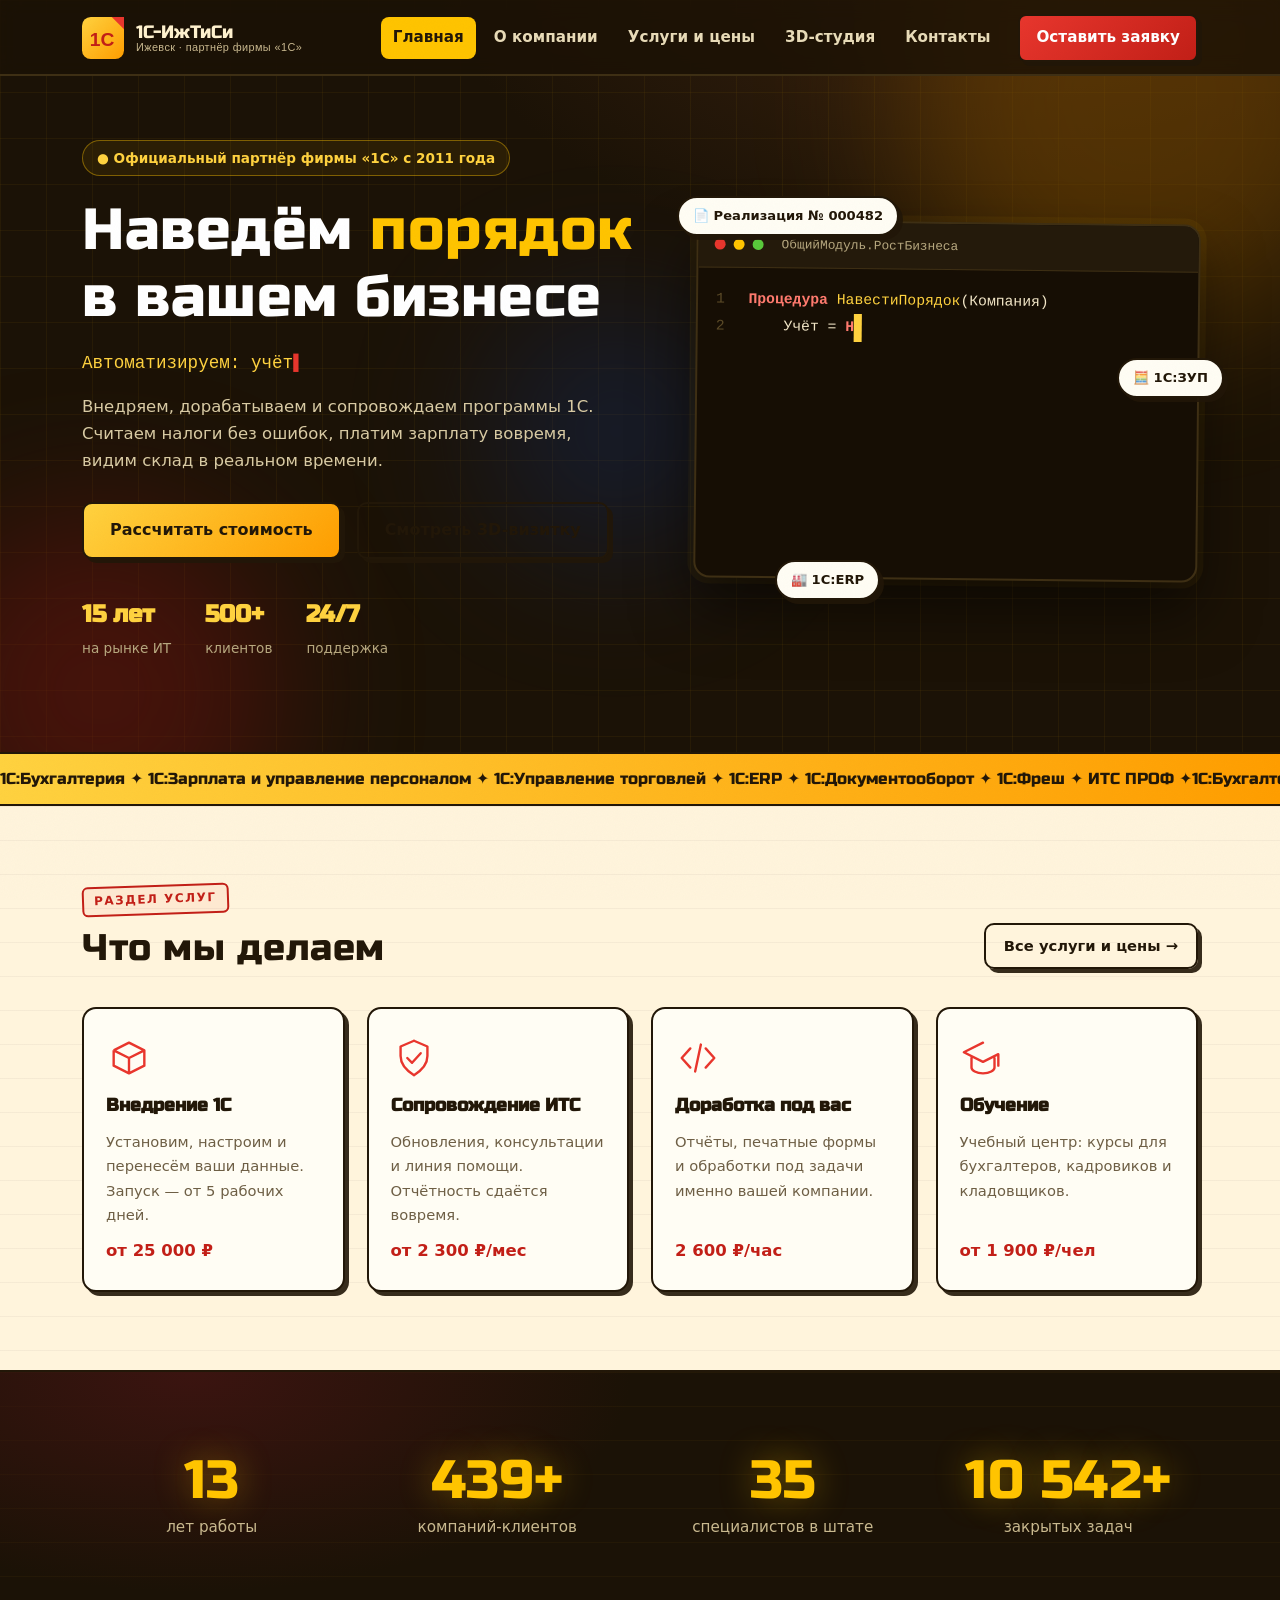
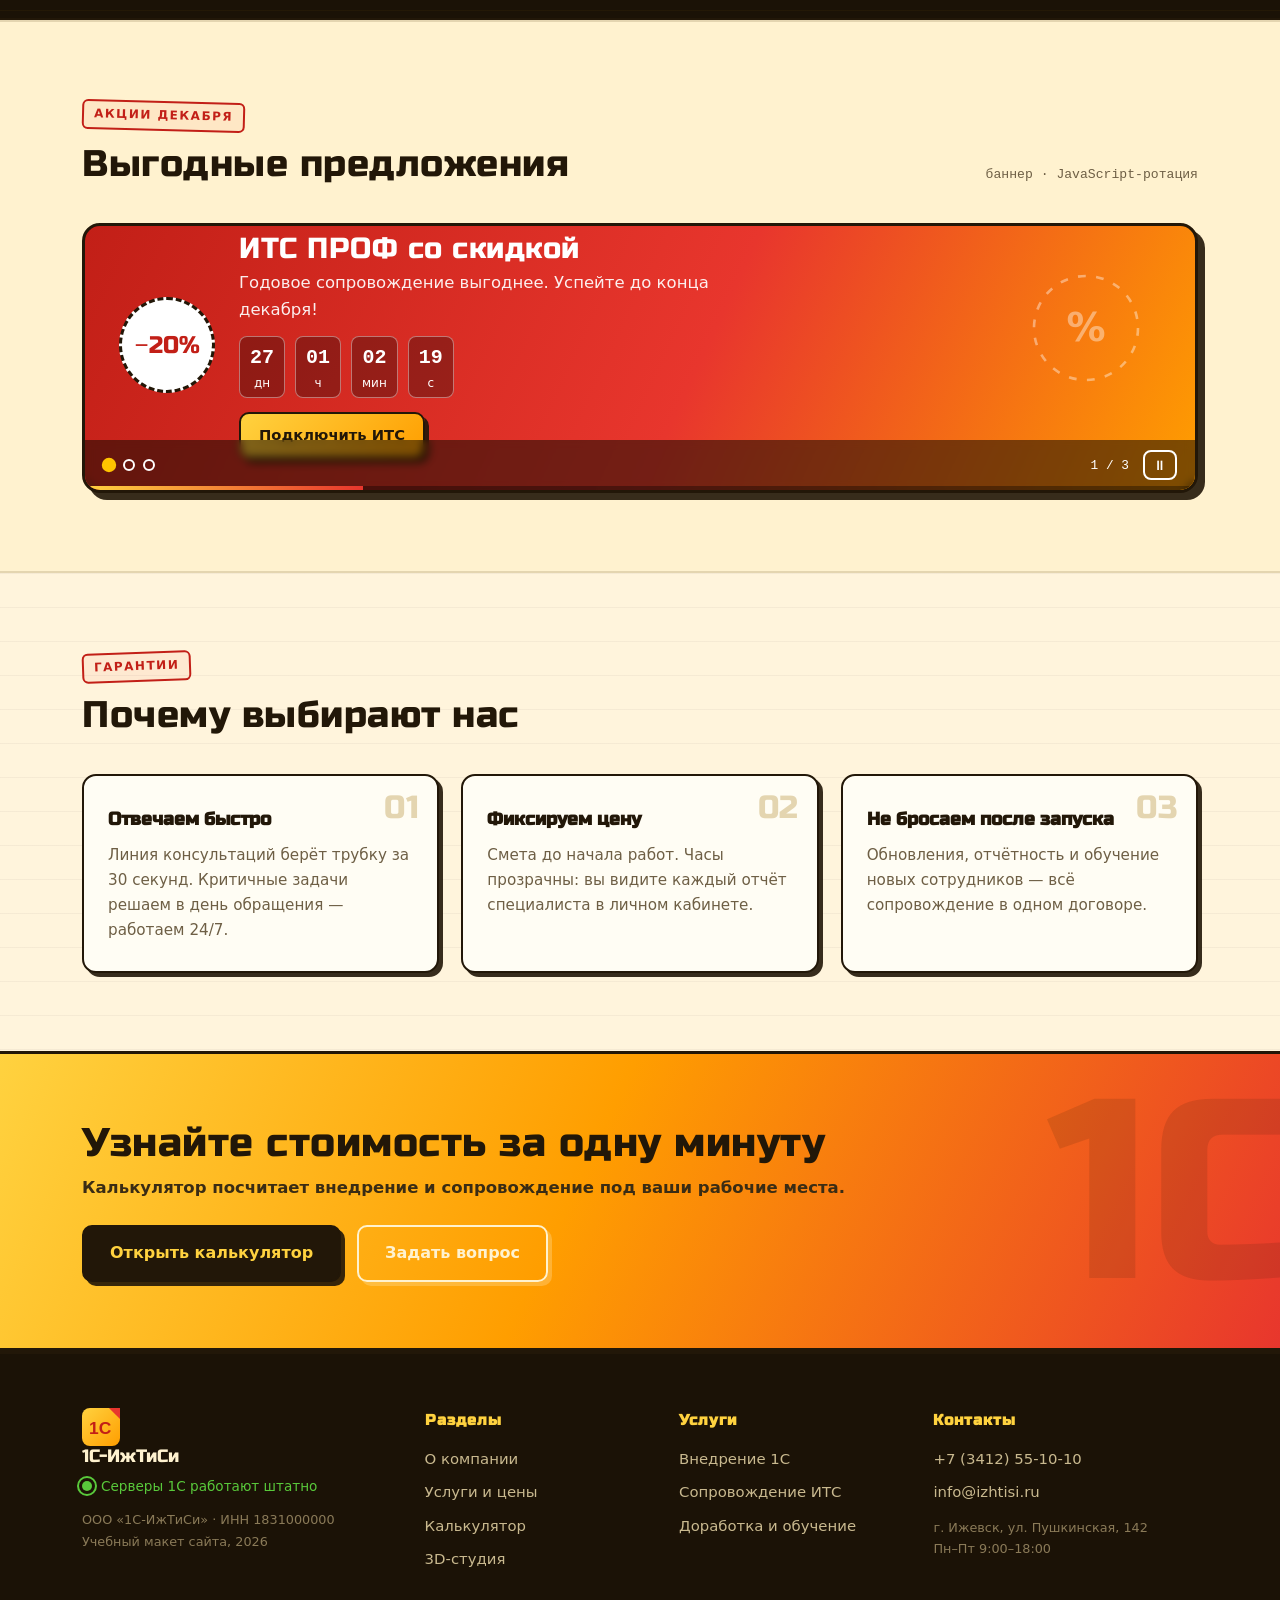
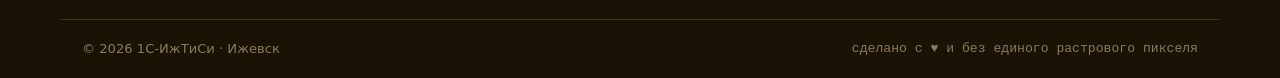
<file: index.html>
<!DOCTYPE html>
<html lang="ru">
<head>
<meta charset="UTF-8">
<meta name="viewport" content="width=device-width, initial-scale=1.0">
<meta name="description" content="1С-ИжТиСи — внедрение и сопровождение 1С в Ижевске. Официальный партнёр фирмы 1С.">
<title>1С-ИжТиСи — автоматизация бизнеса в Ижевске</title>
<link rel="icon" href="data:image/svg+xml,%3Csvg xmlns='http://www.w3.org/2000/svg' viewBox='0 0 96 96'%3E%3Crect width='96' height='96' rx='20' fill='%23FFC400'/%3E%3Ctext x='48' y='66' font-size='42' font-family='Arial' font-weight='900' text-anchor='middle' fill='%23C21F17'%3E1%D0%A1%3C/text%3E%3C/svg%3E">
<link rel="preconnect" href="https://fonts.googleapis.com">
<link rel="preconnect" href="https://fonts.gstatic.com" crossorigin>
<link href="https://fonts.googleapis.com/css2?family=Russo+One&display=swap" rel="stylesheet">
<link rel="stylesheet" href="styles.css">
</head>
<body>

<!-- общие градиенты для логотипа -->
<svg width="0" height="0" style="position:absolute" aria-hidden="true">
  <defs>
    <linearGradient id="gLogo" x1="0" y1="0" x2="1" y2="1">
      <stop offset="0" stop-color="#FFD23F"/><stop offset="1" stop-color="#FF9E00"/>
    </linearGradient>
  </defs>
</svg>

<header class="hdr" id="hdr">
  <div class="hdr__prog" id="prog"></div>
  <div class="wrap hdr__in">
    <a class="brand" href="index.html">
      <svg viewBox="0 0 96 96" width="42" height="42" aria-hidden="true">
        <rect width="96" height="96" rx="20" fill="url(#gLogo)"/>
        <path d="M96 0v28L68 0z" fill="#E8362D"/>
        <text x="46" y="66" font-family="Arial Black,Arial" font-weight="900" font-size="44" fill="#C21F17" text-anchor="middle">1С</text>
      </svg>
      <span class="brand__txt">1С-ИжТиСи<small>Ижевск · партнёр фирмы «1С»</small></span>
    </a>
    <nav class="nav" id="nav">
      <a href="index.html" class="active">Главная</a>
      <a href="about.html">О компании</a>
      <a href="services.html">Услуги и цены</a>
      <a href="studio.html">3D-студия</a>
      <a href="contacts.html">Контакты</a>
      <a href="contacts.html" class="btn btn--s btn--red">Оставить заявку</a>
    </nav>
    <button class="burger" id="burger" aria-label="Открыть меню" aria-expanded="false">
      <span></span><span></span><span></span>
    </button>
  </div>
</header>

<!-- ================= ГЕРОЙ + ЖИВОЙ РЕДАКТОР 1С ================= -->
<section class="hero" id="hero">
  <div class="orb o1"></div><div class="orb o2"></div><div class="orb o3"></div>
  <div class="wrap hero__grid">
    <div class="hero__left">
      <span class="overline rv">● Официальный партнёр фирмы «1С» с 2011 года</span>
      <h1 class="dsp rv">Наведём <span class="hl">порядок</span><br>в вашем бизнесе</h1>
      <p class="typer-line rv">Автоматизируем: <span id="typer"></span><span class="caret">▌</span></p>
      <p class="hero__sub rv">Внедряем, дорабатываем и сопровождаем программы 1С.
        Считаем налоги без ошибок, платим зарплату вовремя, видим склад в реальном времени.</p>
      <div class="hero__cta rv">
        <a class="btn" href="services.html#calc">Рассчитать стоимость</a>
        <a class="btn btn--ghost" href="studio.html">Смотреть 3D-визитку</a>
      </div>
      <div class="trust rv" data-stag>
        <div class="trust__i rv"><b>15 лет</b><span>на рынке ИТ</span></div>
        <div class="trust__i rv"><b>500+</b><span>клиентов</span></div>
        <div class="trust__i rv"><b>24/7</b><span>поддержка</span></div>
      </div>
    </div>

    <div class="hero__right rv">
      <div class="fchip f1" data-depth="18">📄 Реализация № 000482</div>
      <div class="fchip f2" data-depth="30">🧮 1С:ЗУП</div>
      <div class="fchip f3" data-depth="24">🏭 1С:ERP</div>

      <div class="code">
        <div class="code__bar">
          <span class="dot r"></span><span class="dot y"></span><span class="dot g"></span>
          <span class="code__tab">ОбщийМодуль.РостБизнеса</span>
        </div>
        <div class="code__body" id="codeBody"></div>
      </div>

      <div class="res" id="resCard">
        <div class="res__stamp dsp">ПРОВЕДЕНО ✓</div>
        <p class="res__t">Отчёт за квартал</p>
        <p class="res__n">Прибыль <b>+38%</b></p>
        <svg viewBox="0 0 160 44" class="spark" aria-hidden="true">
          <polyline points="4,38 28,32 52,34 76,24 100,26 124,12 156,6"
            fill="none" stroke="#3E9E24" stroke-width="3" stroke-linecap="round"/>
        </svg>
      </div>
    </div>
  </div>
</section>

<!-- бегущая строка продуктов -->
<div class="tick" aria-hidden="true">
  <div class="tick__row">
    <span>1С:Бухгалтерия ✦ 1С:Зарплата и управление персоналом ✦ 1С:Управление торговлей ✦ 1С:ERP ✦ 1С:Документооборот ✦ 1С:Фреш ✦ ИТС ПРОФ ✦ </span>
    <span>1С:Бухгалтерия ✦ 1С:Зарплата и управление персоналом ✦ 1С:Управление торговлей ✦ 1С:ERP ✦ 1С:Документооборот ✦ 1С:Фреш ✦ ИТС ПРОФ ✦ </span>
  </div>
</div>

<!-- ================= УСЛУГИ (превью) ================= -->
<section class="sec sec--paper">
  <div class="wrap">
    <div class="sec__head rv">
      <div>
        <span class="stamp">Раздел услуг</span>
        <h2 class="dsp">Что мы делаем</h2>
      </div>
      <a class="btn btn--ghost btn--s" href="services.html">Все услуги и цены →</a>
    </div>
    <div class="grid4" data-stag>
      <a class="scard rv" href="services.html#srv">
        <svg class="scard__ico" viewBox="0 0 48 48"><path class="draw" d="M8 16l16-8 16 8-16 8zM8 16v16l16 8 16-8V16M24 24v16" fill="none" stroke="currentColor" stroke-width="2.5" stroke-linejoin="round"/></svg>
        <h3>Внедрение 1С</h3>
        <p>Установим, настроим и перенесём ваши данные. Запуск — от 5 рабочих дней.</p>
        <span class="scard__price">от 25 000 ₽</span>
      </a>
      <a class="scard rv" href="services.html#tariffs">
        <svg class="scard__ico" viewBox="0 0 48 48"><path class="draw" d="M24 6l14 6v10c0 9-6 15-14 20-8-5-14-11-14-20V12zM17 24l5 5 9-10" fill="none" stroke="currentColor" stroke-width="2.5" stroke-linecap="round" stroke-linejoin="round"/></svg>
        <h3>Сопровождение ИТС</h3>
        <p>Обновления, консультации и линия помощи. Отчётность сдаётся вовремя.</p>
        <span class="scard__price">от 2 300 ₽/мес</span>
      </a>
      <a class="scard rv" href="services.html#srv">
        <svg class="scard__ico" viewBox="0 0 48 48"><path class="draw" d="M16 14l-9 10 9 10M32 14l9 10-9 10M27 10l-6 28" fill="none" stroke="currentColor" stroke-width="2.5" stroke-linecap="round" stroke-linejoin="round"/></svg>
        <h3>Доработка под вас</h3>
        <p>Отчёты, печатные формы и обработки под задачи именно вашей компании.</p>
        <span class="scard__price">2 600 ₽/час</span>
      </a>
      <a class="scard rv" href="services.html#srv">
        <svg class="scard__ico" viewBox="0 0 48 48"><path class="draw" d="M24 8L4 18l20 10 16-8v12M12 24v10c0 3 5 6 12 6s12-3 12-6V24" fill="none" stroke="currentColor" stroke-width="2.5" stroke-linecap="round" stroke-linejoin="round"/></svg>
        <h3>Обучение</h3>
        <p>Учебный центр: курсы для бухгалтеров, кадровиков и кладовщиков.</p>
        <span class="scard__price">от 1 900 ₽/чел</span>
      </a>
    </div>
  </div>
</section>

<!-- ================= ЦИФРЫ ================= -->
<section class="sec sec--dark">
  <div class="wrap stats" data-stag>
    <div class="stat rv"><span class="stat__n dsp"><span data-count="15">0</span></span><span class="stat__l">лет работы</span></div>
    <div class="stat rv"><span class="stat__n dsp"><span data-count="500">0</span>+</span><span class="stat__l">компаний-клиентов</span></div>
    <div class="stat rv"><span class="stat__n dsp"><span data-count="40">0</span></span><span class="stat__l">специалистов в штате</span></div>
    <div class="stat rv"><span class="stat__n dsp"><span data-count="12000">0</span>+</span><span class="stat__l">закрытых задач</span></div>
  </div>
</section>

<!-- ================= РЕКЛАМНЫЙ БАННЕР (JS) ================= -->
<section class="sec sec--cream">
  <div class="wrap">
    <div class="sec__head rv">
      <div>
        <span class="stamp stamp--red">Акции декабря</span>
        <h2 class="dsp">Выгодные предложения</h2>
      </div>
      <span class="mono-note">баннер · JavaScript-ротация</span>
    </div>

    <div class="ad rv" id="ad">
      <!-- слайд 1 -->
      <div class="ad__s s1 on">
        <div class="ad__in">
          <span class="ad__badge">−20%</span>
          <div>
            <h3 class="dsp">ИТС ПРОФ со скидкой</h3>
            <p>Годовое сопровождение выгоднее. Успейте до конца декабря!</p>
            <div class="cd" aria-label="До конца акции">
              <span class="cd__i"><b id="cdD">00</b>дн</span>
              <span class="cd__i"><b id="cdH">00</b>ч</span>
              <span class="cd__i"><b id="cdM">00</b>мин</span>
              <span class="cd__i"><b id="cdS">00</b>с</span>
            </div>
            <a class="btn btn--s" href="services.html#tariffs">Подключить ИТС</a>
          </div>
        </div>
        <svg class="ad__deco" viewBox="0 0 100 100" aria-hidden="true"><circle cx="50" cy="50" r="40" fill="none" stroke="#fff" stroke-width="2" stroke-dasharray="6 8"/><text x="50" y="60" text-anchor="middle" font-size="30" font-weight="900" fill="#fff">%</text></svg>
      </div>
      <!-- слайд 2 -->
      <div class="ad__s s2">
        <div class="ad__in">
          <span class="ad__badge ad__badge--blue">ERP</span>
          <div>
            <h3 class="dsp">Переход на 1С:ERP</h3>
            <p>Аудит процессов — бесплатно. Покажем, где теряются деньги.</p>
            <a class="btn btn--s" href="contacts.html">Заказать аудит</a>
          </div>
        </div>
        <svg class="ad__deco" viewBox="0 0 100 100" aria-hidden="true"><rect x="14" y="52" width="18" height="34" fill="#7FB4FF"/><rect x="40" y="36" width="18" height="50" fill="#B9D4FF"/><rect x="66" y="18" width="18" height="68" fill="#fff"/></svg>
      </div>
      <!-- слайд 3 -->
      <div class="ad__s s3">
        <div class="ad__in">
          <span class="ad__badge ad__badge--green">КУРС</span>
          <div>
            <h3 class="dsp">1С:Бухгалтерия с нуля</h3>
            <p>Вечерний курс в нашем учебном центре. Группы до 8 человек.</p>
            <a class="btn btn--s" href="services.html#srv">Записаться</a>
          </div>
        </div>
        <svg class="ad__deco" viewBox="0 0 100 100" aria-hidden="true"><path d="M50 22L10 40l40 18 32-14v22" fill="none" stroke="#fff" stroke-width="5" stroke-linecap="round"/><path d="M28 52v14c0 6 10 10 22 10s22-4 22-10V52" fill="none" stroke="#fff" stroke-width="5" stroke-linecap="round"/></svg>
      </div>

      <div class="ad__ui">
        <div class="ad__dots" id="adDots"></div>
        <span class="ad__num mono" id="adNum">1 / 3</span>
        <button class="ad__pause" id="adPause" aria-pressed="false" aria-label="Пауза баннера">⏸</button>
      </div>
      <div class="ad__bar"><span id="adBar"></span></div>
    </div>
  </div>
</section>

<!-- ================= ПОЧЕМУ МЫ ================= -->
<section class="sec sec--paper">
  <div class="wrap">
    <div class="sec__head rv"><div><span class="stamp">Гарантии</span><h2 class="dsp">Почему выбирают нас</h2></div></div>
    <div class="grid3" data-stag>
      <div class="feat rv">
        <b class="feat__n dsp">01</b>
        <h3>Отвечаем быстро</h3>
        <p>Линия консультаций берёт трубку за 30 секунд. Критичные задачи решаем в день обращения — работаем 24/7.</p>
      </div>
      <div class="feat rv">
        <b class="feat__n dsp">02</b>
        <h3>Фиксируем цену</h3>
        <p>Смета до начала работ. Часы прозрачны: вы видите каждый отчёт специалиста в личном кабинете.</p>
      </div>
      <div class="feat rv">
        <b class="feat__n dsp">03</b>
        <h3>Не бросаем после запуска</h3>
        <p>Обновления, отчётность и обучение новых сотрудников — всё сопровождение в одном договоре.</p>
      </div>
    </div>
  </div>
</section>

<!-- ================= ПРИЗЫВ ================= -->
<section class="cta-band">
  <div class="wrap cta-band__in rv">
    <h2 class="dsp">Узнайте стоимость за одну минуту</h2>
    <p>Калькулятор посчитает внедрение и сопровождение под ваши рабочие места.</p>
    <div class="hero__cta">
      <a class="btn btn--ink" href="services.html#calc">Открыть калькулятор</a>
      <a class="btn btn--ghostlight" href="contacts.html">Задать вопрос</a>
    </div>
  </div>
</section>

<footer class="footer">
  <div class="wrap fgrid">
    <div class="fcol">
      <a class="brand brand--f" href="index.html">
        <svg viewBox="0 0 96 96" width="38" height="38" aria-hidden="true">
          <rect width="96" height="96" rx="20" fill="url(#gLogo)"/>
          <path d="M96 0v28L68 0z" fill="#E8362D"/>
          <text x="46" y="66" font-family="Arial Black,Arial" font-weight="900" font-size="44" fill="#C21F17" text-anchor="middle">1С</text>
        </svg>
        <span class="brand__txt">1С-ИжТиСи</span>
      </a>
      <p class="fstatus"><span class="pulse-dot" aria-hidden="true"></span>Серверы 1С работают штатно</p>
      <p class="fmuted">ООО «1С-ИжТиСи» · ИНН 1831000000<br>Учебный макет сайта, <span class="yr">2026</span></p>
    </div>
    <div class="fcol">
      <h4>Разделы</h4>
      <a href="about.html">О компании</a>
      <a href="services.html">Услуги и цены</a>
      <a href="services.html#calc">Калькулятор</a>
      <a href="studio.html">3D-студия</a>
    </div>
    <div class="fcol">
      <h4>Услуги</h4>
      <a href="services.html#srv">Внедрение 1С</a>
      <a href="services.html#tariffs">Сопровождение ИТС</a>
      <a href="services.html#srv">Доработка и обучение</a>
    </div>
    <div class="fcol">
      <h4>Контакты</h4>
      <a href="tel:+73412551010">+7 (3412) 55-10-10</a>
      <a href="mailto:info@izhtisi.ru">info@izhtisi.ru</a>
      <p class="fmuted">г. Ижевск, ул. Пушкинская, 142<br>Пн–Пт 9:00–18:00</p>
    </div>
  </div>
  <div class="wrap fbot">
    <span>© <span class="yr">2026</span> 1С-ИжТиСи · Ижевск</span>
    <span class="mono">сделано с ♥ и без единого растрового пикселя</span>
  </div>
</footer>

<script src="main.js"></script>
<script src="banner.js"></script>
</body>
</html>
</file>
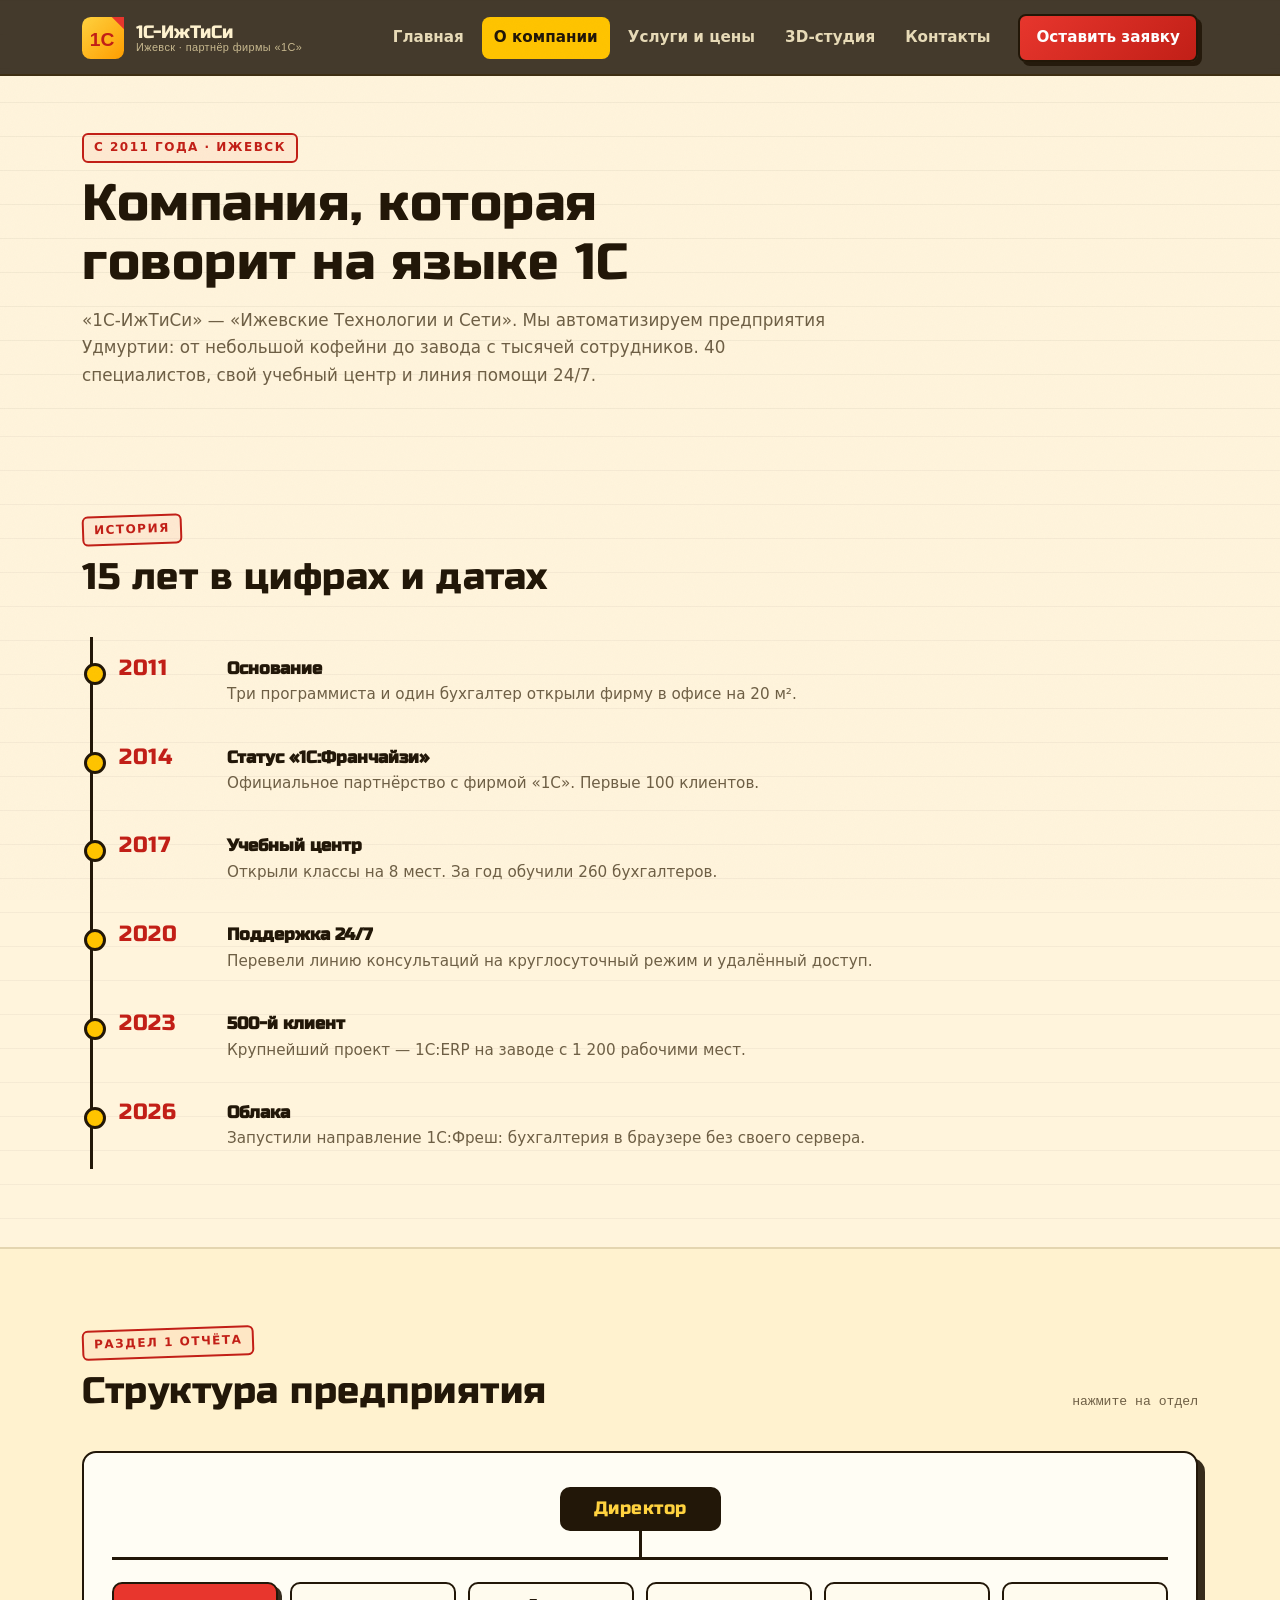
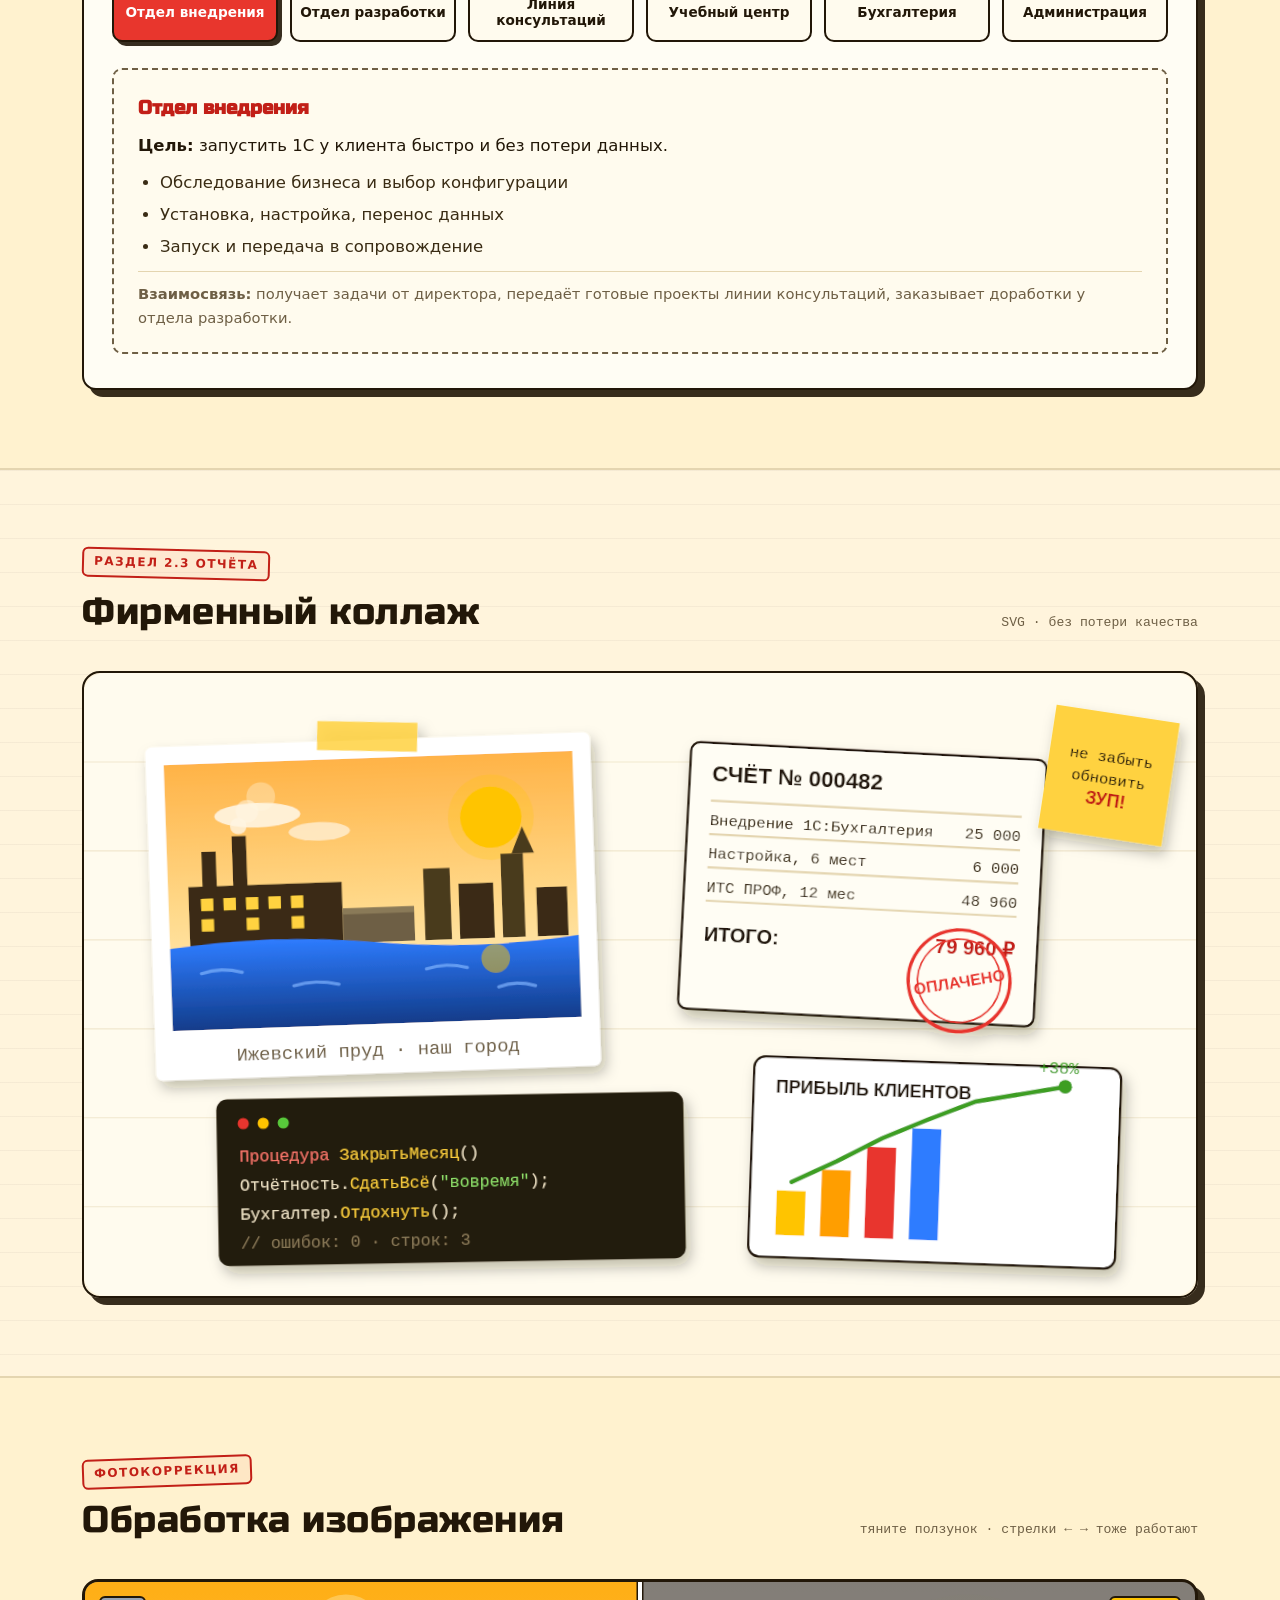
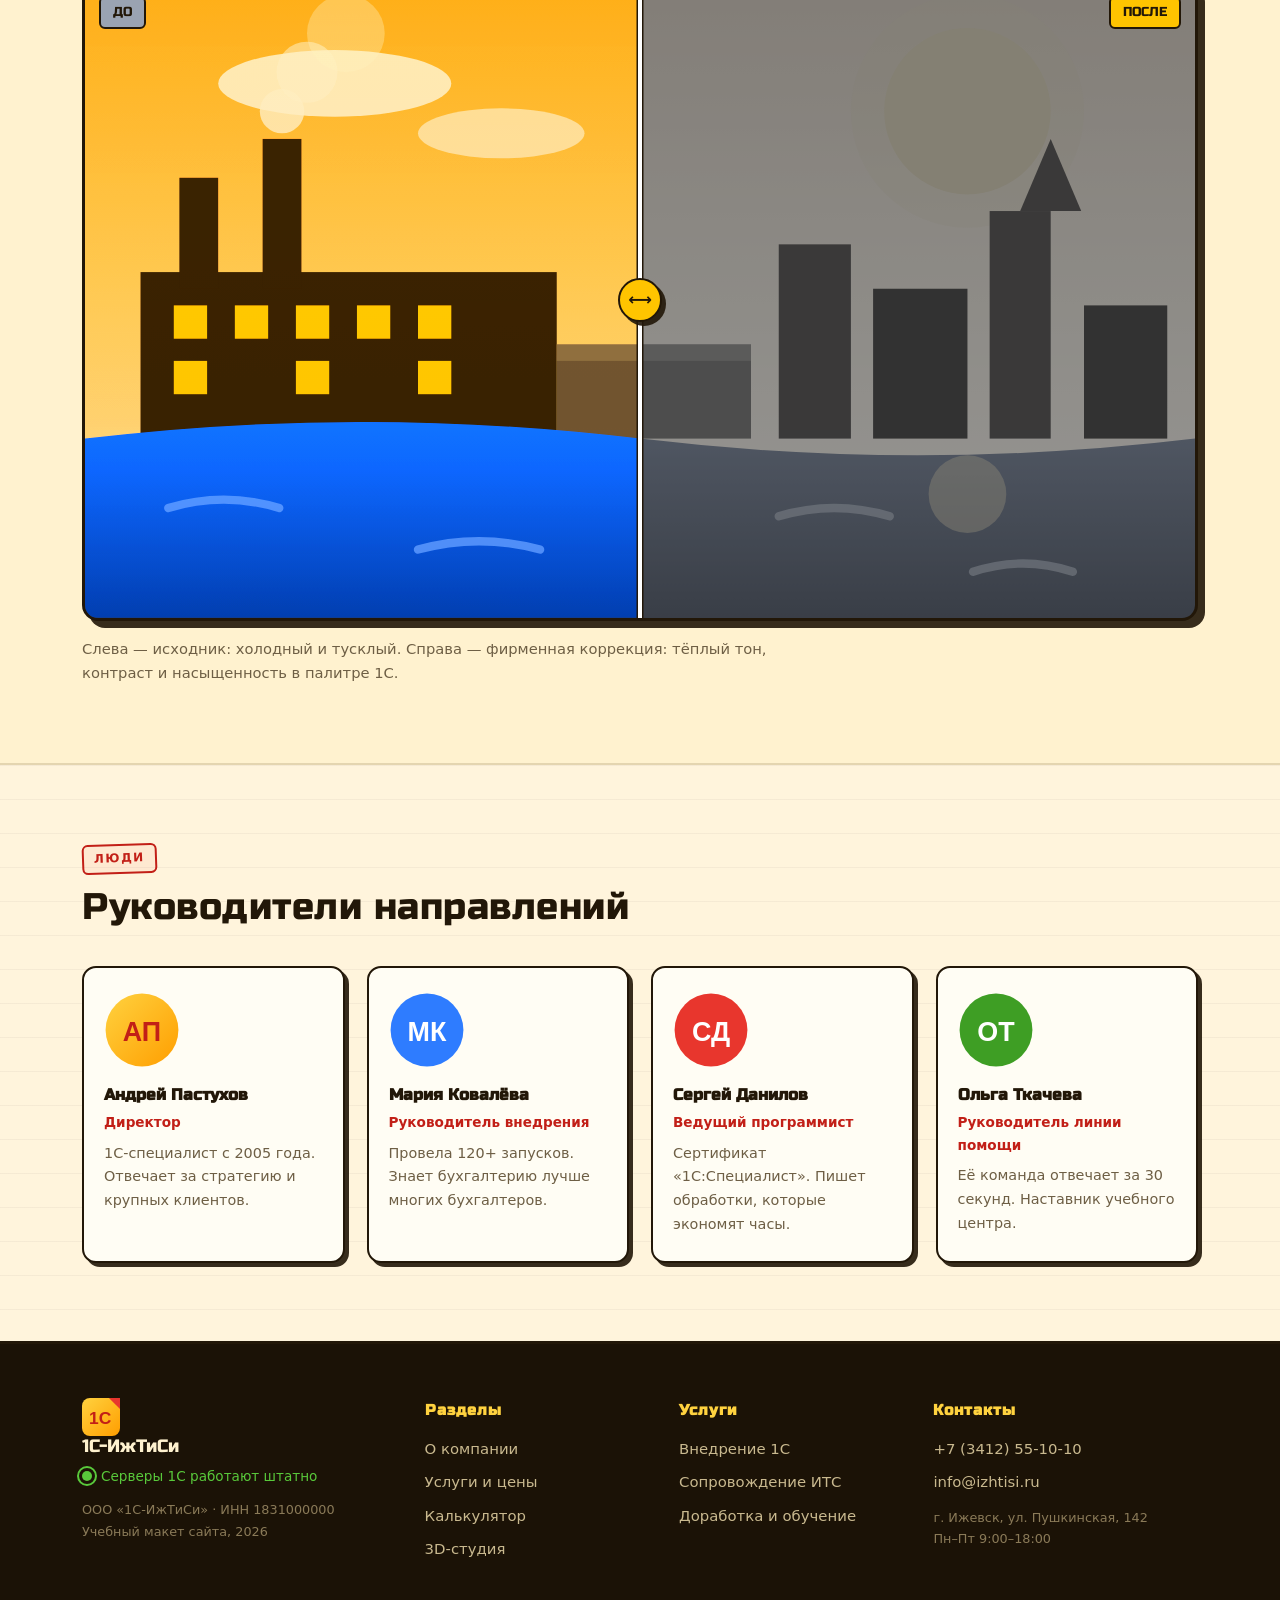
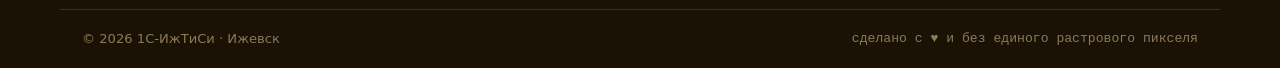
<file: about.html>
<!DOCTYPE html>
<html lang="ru">
<head>
<meta charset="UTF-8">
<meta name="viewport" content="width=device-width, initial-scale=1.0">
<meta name="description" content="История, структура и команда компании 1С-ИжТиСи.">
<title>О компании — 1С-ИжТиСи</title>
<link rel="icon" href="data:image/svg+xml,%3Csvg xmlns='http://www.w3.org/2000/svg' viewBox='0 0 96 96'%3E%3Crect width='96' height='96' rx='20' fill='%23FFC400'/%3E%3Ctext x='48' y='66' font-size='42' font-family='Arial' font-weight='900' text-anchor='middle' fill='%23C21F17'%3E1%D0%A1%3C/text%3E%3C/svg%3E">
<link rel="preconnect" href="https://fonts.googleapis.com">
<link rel="preconnect" href="https://fonts.gstatic.com" crossorigin>
<link href="https://fonts.googleapis.com/css2?family=Russo+One&display=swap" rel="stylesheet">
<link rel="stylesheet" href="styles.css">
</head>
<body>

<!-- общие определения: градиенты, фильтр тени, «фотография» Ижевска -->
<svg width="0" height="0" style="position:absolute" aria-hidden="true">
  <defs>
    <linearGradient id="gLogo" x1="0" y1="0" x2="1" y2="1">
      <stop offset="0" stop-color="#FFD23F"/><stop offset="1" stop-color="#FF9E00"/>
    </linearGradient>
    <linearGradient id="gSky" x1="0" y1="0" x2="0" y2="1">
      <stop offset="0" stop-color="#FFB347"/><stop offset=".55" stop-color="#FFD98A"/><stop offset="1" stop-color="#FFEFC4"/>
    </linearGradient>
    <linearGradient id="gWater" x1="0" y1="0" x2="0" y2="1">
      <stop offset="0" stop-color="#2E7CFF"/><stop offset="1" stop-color="#123C8A"/>
    </linearGradient>
    <filter id="fDrop" x="-20%" y="-20%" width="140%" height="150%">
      <feDropShadow dx="4" dy="7" stdDeviation="6" flood-color="#221708" flood-opacity=".28"/>
    </filter>
    <!-- векторное «фото»: Ижевский пруд и плотина -->
    <symbol id="city" viewBox="0 0 400 260">
      <rect width="400" height="260" fill="url(#gSky)"/>
      <circle cx="318" cy="62" r="30" fill="#FFC400"/>
      <circle cx="318" cy="62" r="42" fill="#FFC400" opacity=".25"/>
      <ellipse cx="90" cy="52" rx="42" ry="12" fill="#FFF6E3" opacity=".9"/>
      <ellipse cx="150" cy="70" rx="30" ry="9" fill="#FFF6E3" opacity=".7"/>
      <!-- завод -->
      <rect x="20" y="120" width="150" height="60" fill="#3A2C14"/>
      <rect x="34" y="86" width="14" height="40" fill="#3A2C14"/>
      <rect x="64" y="72" width="14" height="54" fill="#3A2C14"/>
      <circle cx="71" cy="62" r="8" fill="#FFF6E3" opacity=".8"/>
      <circle cx="80" cy="48" r="11" fill="#FFF6E3" opacity=".55"/>
      <circle cx="94" cy="34" r="14" fill="#FFF6E3" opacity=".35"/>
      <g fill="#FFD23F"><rect x="32" y="132" width="12" height="12"/><rect x="54" y="132" width="12" height="12"/><rect x="76" y="132" width="12" height="12"/><rect x="98" y="132" width="12" height="12"/><rect x="120" y="132" width="12" height="12"/><rect x="32" y="152" width="12" height="12"/><rect x="76" y="152" width="12" height="12"/><rect x="120" y="152" width="12" height="12"/></g>
      <!-- плотина -->
      <rect x="170" y="150" width="70" height="30" fill="#6E5F45"/>
      <rect x="170" y="146" width="70" height="6" fill="#8A7A58"/>
      <!-- город справа -->
      <rect x="250" y="110" width="26" height="70" fill="#4A3A1E"/>
      <rect x="284" y="126" width="34" height="54" fill="#3A2C14"/>
      <rect x="326" y="98" width="22" height="82" fill="#4A3A1E"/>
      <path d="M337 98l11-26 11 26z" fill="#4A3A1E"/>
      <rect x="360" y="132" width="30" height="48" fill="#3A2C14"/>
      <!-- пруд -->
      <path d="M0 180 Q100 168 200 180 T400 180 V260 H0 Z" fill="url(#gWater)"/>
      <path d="M30 205 q20 -6 40 0 M120 220 q22 -6 44 0 M250 208 q20 -6 40 0 M320 228 q18 -6 36 0" stroke="#7FB4FF" stroke-width="3" fill="none" stroke-linecap="round" opacity=".7"/>
      <circle cx="318" cy="200" r="14" fill="#FFC400" opacity=".5"/>
    </symbol>
  </defs>
</svg>

<header class="hdr" id="hdr">
  <div class="hdr__prog" id="prog"></div>
  <div class="wrap hdr__in">
    <a class="brand" href="index.html">
      <svg viewBox="0 0 96 96" width="42" height="42" aria-hidden="true">
        <rect width="96" height="96" rx="20" fill="url(#gLogo)"/>
        <path d="M96 0v28L68 0z" fill="#E8362D"/>
        <text x="46" y="66" font-family="Arial Black,Arial" font-weight="900" font-size="44" fill="#C21F17" text-anchor="middle">1С</text>
      </svg>
      <span class="brand__txt">1С-ИжТиСи<small>Ижевск · партнёр фирмы «1С»</small></span>
    </a>
    <nav class="nav" id="nav">
      <a href="index.html">Главная</a>
      <a href="about.html" class="active">О компании</a>
      <a href="services.html">Услуги и цены</a>
      <a href="studio.html">3D-студия</a>
      <a href="contacts.html">Контакты</a>
      <a href="contacts.html" class="btn btn--s btn--red">Оставить заявку</a>
    </nav>
    <button class="burger" id="burger" aria-label="Открыть меню" aria-expanded="false"><span></span><span></span><span></span></button>
  </div>
</header>

<section class="phead">
  <div class="wrap">
    <span class="stamp rv">С 2011 года · Ижевск</span>
    <h1 class="dsp rv">Компания, которая<br>говорит на языке 1С</h1>
    <p class="rv">«1С-ИжТиСи» — «Ижевские Технологии и Сети». Мы автоматизируем предприятия Удмуртии:
      от небольшой кофейни до завода с тысячей сотрудников. 40 специалистов, свой учебный центр и линия помощи 24/7.</p>
  </div>
</section>

<!-- ================= ИСТОРИЯ ================= -->
<section class="sec sec--paper">
  <div class="wrap">
    <div class="sec__head rv"><div><span class="stamp">История</span><h2 class="dsp">15 лет в цифрах и датах</h2></div></div>
    <div class="tl" data-stag>
      <div class="tl__i rv"><b class="dsp">2011</b><div><h3>Основание</h3><p>Три программиста и один бухгалтер открыли фирму в офисе на 20 м².</p></div></div>
      <div class="tl__i rv"><b class="dsp">2014</b><div><h3>Статус «1С:Франчайзи»</h3><p>Официальное партнёрство с фирмой «1С». Первые 100 клиентов.</p></div></div>
      <div class="tl__i rv"><b class="dsp">2017</b><div><h3>Учебный центр</h3><p>Открыли классы на 8 мест. За год обучили 260 бухгалтеров.</p></div></div>
      <div class="tl__i rv"><b class="dsp">2020</b><div><h3>Поддержка 24/7</h3><p>Перевели линию консультаций на круглосуточный режим и удалённый доступ.</p></div></div>
      <div class="tl__i rv"><b class="dsp">2023</b><div><h3>500-й клиент</h3><p>Крупнейший проект — 1С:ERP на заводе с 1 200 рабочими мест.</p></div></div>
      <div class="tl__i rv"><b class="dsp">2026</b><div><h3>Облака</h3><p>Запустили направление 1С:Фреш: бухгалтерия в браузере без своего сервера.</p></div></div>
    </div>
  </div>
</section>

<!-- ================= СТРУКТУРА (интерактивная) ================= -->
<section class="sec sec--cream">
  <div class="wrap">
    <div class="sec__head rv"><div><span class="stamp">Раздел 1 отчёта</span><h2 class="dsp">Структура предприятия</h2></div>
      <span class="mono-note">нажмите на отдел</span></div>
    <div class="org rv">
      <div class="org__top dsp">Директор</div>
      <div class="org__line" aria-hidden="true"></div>
      <div class="org__depts" id="orgBtns">
        <button class="dept" data-dept="impl">Отдел внедрения</button>
        <button class="dept" data-dept="dev">Отдел разработки</button>
        <button class="dept" data-dept="support">Линия консультаций</button>
        <button class="dept" data-dept="edu">Учебный центр</button>
        <button class="dept" data-dept="acc">Бухгалтерия</button>
        <button class="dept" data-dept="adm">Администрация</button>
      </div>
      <div class="org__info" id="orgInfo">
        <h3 id="orgTitle">Отдел внедрения</h3>
        <p><b>Цель:</b> <span id="orgGoal"></span></p>
        <ul id="orgTasks"></ul>
        <p class="org__link"><b>Взаимосвязь:</b> <span id="orgLink"></span></p>
      </div>
    </div>
  </div>
</section>

<!-- ================= КОЛЛАЖ (векторный) ================= -->
<section class="sec sec--paper">
  <div class="wrap">
    <div class="sec__head rv"><div><span class="stamp stamp--red">Раздел 2.3 отчёта</span><h2 class="dsp">Фирменный коллаж</h2></div>
      <span class="mono-note">SVG · без потери качества</span></div>
    <div class="art rv">
      <svg viewBox="0 0 1000 560" role="img" aria-label="Коллаж: Ижевск, документы, код и графики">
        <rect width="1000" height="560" rx="18" fill="#FFFBEE"/>
        <g opacity=".5" stroke="#E4D5B0"><path d="M0 80h1000M0 160h1000M0 240h1000M0 320h1000M0 400h1000M0 480h1000"/></g>

        <!-- фото в рамке -->
        <g transform="rotate(-2 260 210)" filter="url(#fDrop)">
          <rect x="60" y="60" width="400" height="300" rx="6" fill="#fff"/>
          <svg x="76" y="76" width="368" height="240" viewBox="0 0 400 260"><use href="#city"/></svg>
          <text x="260" y="344" text-anchor="middle" font-family="Consolas,monospace" font-size="17" fill="#6E5F45">Ижевский пруд · наш город</text>
          <rect x="215" y="44" width="90" height="26" fill="#FFD23F" opacity=".85" transform="rotate(3 260 57)"/>
        </g>

        <!-- счёт -->
        <g transform="rotate(3 700 190)" filter="url(#fDrop)">
          <rect x="540" y="70" width="320" height="240" rx="8" fill="#FFFDF4" stroke="#221708" stroke-width="2"/>
          <text x="560" y="104" font-family="Arial Black,Arial" font-weight="900" font-size="20" fill="#221708">СЧЁТ № 000482</text>
          <g stroke="#E4D5B0" stroke-width="2"><path d="M560 122h280M560 152h280M560 182h280M560 212h280"/></g>
          <g font-family="Consolas,monospace" font-size="14" fill="#3A2C14">
            <text x="560" y="144">Внедрение 1С:Бухгалтерия</text><text x="840" y="144" text-anchor="end">25 000</text>
            <text x="560" y="174">Настройка, 6 мест</text><text x="840" y="174" text-anchor="end">6 000</text>
            <text x="560" y="204">ИТС ПРОФ, 12 мес</text><text x="840" y="204" text-anchor="end">48 960</text>
          </g>
          <text x="560" y="248" font-family="Arial Black,Arial" font-weight="900" font-size="18" fill="#221708">ИТОГО:</text>
          <text x="840" y="248" text-anchor="end" font-family="Arial Black,Arial" font-weight="900" font-size="18" fill="#C21F17">79 960 ₽</text>
          <g transform="rotate(-12 760 268)">
            <circle cx="760" cy="268" r="44" fill="none" stroke="#E8362D" stroke-width="3"/>
            <circle cx="760" cy="268" r="36" fill="none" stroke="#E8362D" stroke-width="1.5"/>
            <text x="760" y="274" text-anchor="middle" font-family="Arial Black,Arial" font-weight="900" font-size="14" fill="#E8362D">ОПЛАЧЕНО</text>
            <animateTransform attributeName="transform" type="scale" values="1;1.06;1" dur="2.6s" repeatCount="indefinite" additive="sum"/>
          </g>
        </g>

        <!-- окно кода -->
        <g transform="rotate(-1 330 450)" filter="url(#fDrop)">
          <rect x="120" y="380" width="420" height="150" rx="10" fill="#241A0B"/>
          <circle cx="144" cy="402" r="5" fill="#E8362D"/><circle cx="162" cy="402" r="5" fill="#FFC400"/><circle cx="180" cy="402" r="5" fill="#59C93B"/>
          <g font-family="Consolas,monospace" font-size="15">
            <text x="140" y="436" fill="#FF7A6E">Процедура <tspan fill="#FFD23F">ЗакрытьМесяц</tspan><tspan fill="#F3E7C8">()</tspan></text>
            <text x="140" y="462" fill="#F3E7C8">    Отчётность.<tspan fill="#FFD23F">СдатьВсё</tspan>(<tspan fill="#8FE06A">"вовремя"</tspan>);</text>
            <text x="140" y="488" fill="#F3E7C8">    Бухгалтер.<tspan fill="#FFD23F">Отдохнуть</tspan>();</text>
            <text x="140" y="514" fill="#8A7A58">// ошибок: 0 · строк: 3</text>
          </g>
        </g>

        <!-- график -->
        <g transform="rotate(2 760 440)" filter="url(#fDrop)">
          <rect x="600" y="350" width="330" height="180" rx="10" fill="#fff" stroke="#221708" stroke-width="2"/>
          <text x="620" y="382" font-family="Arial Black,Arial" font-weight="900" font-size="16" fill="#221708">ПРИБЫЛЬ КЛИЕНТОВ</text>
          <rect x="624" y="470" width="26" height="40" fill="#FFC400"/>
          <rect x="664" y="450" width="26" height="60" fill="#FF9E00"/>
          <rect x="704" y="428" width="26" height="82" fill="#E8362D"/>
          <rect x="744" y="410" width="26" height="100" fill="#2E7CFF"/>
          <polyline points="637,462 677,442 717,420 757,402 800,384 880,368" fill="none" stroke="#3E9E24" stroke-width="4" stroke-linecap="round"/>
          <circle cx="880" cy="368" r="6" fill="#3E9E24"><animate attributeName="r" values="6;9;6" dur="1.8s" repeatCount="indefinite"/></circle>
          <text x="856" y="356" font-family="Consolas,monospace" font-size="15" fill="#3E9E24">+38%</text>
        </g>

        <!-- стикер -->
        <g transform="rotate(6 920 90)" filter="url(#fDrop)">
          <rect x="866" y="36" width="112" height="112" fill="#FFD23F"/>
          <text x="922" y="80" text-anchor="middle" font-family="Consolas,monospace" font-size="14" fill="#221708">не забыть</text>
          <text x="922" y="100" text-anchor="middle" font-family="Consolas,monospace" font-size="14" fill="#221708">обновить</text>
          <text x="922" y="120" text-anchor="middle" font-family="Arial Black,Arial" font-weight="900" font-size="16" fill="#C21F17">ЗУП!</text>
          <animateTransform attributeName="transform" type="rotate" values="6 920 90;9 920 90;6 920 90" dur="4s" repeatCount="indefinite"/>
        </g>
      </svg>
    </div>
  </div>
</section>

<!-- ================= ДО / ПОСЛЕ ================= -->
<section class="sec sec--cream">
  <div class="wrap">
    <div class="sec__head rv"><div><span class="stamp">Фотокоррекция</span><h2 class="dsp">Обработка изображения</h2></div>
      <span class="mono-note">тяните ползунок · стрелки ← → тоже работают</span></div>
    <div class="ba rv" id="ba">
      <div class="ba__layer ba__before"><svg viewBox="0 0 400 260" preserveAspectRatio="xMidYMid slice"><use href="#city"/></svg></div>
      <div class="ba__layer ba__after" id="baAfter"><svg viewBox="0 0 400 260" preserveAspectRatio="xMidYMid slice"><use href="#city"/></svg></div>
      <span class="ba__tag ba__tag--l">ДО</span>
      <span class="ba__tag ba__tag--r">ПОСЛЕ</span>
      <div class="ba__handle" id="baHandle"><span>⟷</span></div>
      <input type="range" min="0" max="100" value="50" id="baRange" class="ba__range" aria-label="Сравнение до и после обработки">
    </div>
    <p class="ba__note rv">Слева — исходник: холодный и тусклый. Справа — фирменная коррекция: тёплый тон, контраст и насыщенность в палитре 1С.</p>
  </div>
</section>

<!-- ================= КОМАНДА ================= -->
<section class="sec sec--paper">
  <div class="wrap">
    <div class="sec__head rv"><div><span class="stamp">Люди</span><h2 class="dsp">Руководители направлений</h2></div></div>
    <div class="grid4" data-stag>
      <div class="tcard rv">
        <svg viewBox="0 0 96 96" class="ava"><circle cx="48" cy="48" r="46" fill="url(#gLogo)"/><text x="48" y="62" text-anchor="middle" font-family="Arial Black,Arial" font-weight="900" font-size="34" fill="#C21F17">АП</text></svg>
        <h3>Андрей Пастухов</h3><p class="trole">Директор</p><p>1С-специалист с 2005 года. Отвечает за стратегию и крупных клиентов.</p>
      </div>
      <div class="tcard rv">
        <svg viewBox="0 0 96 96" class="ava"><circle cx="48" cy="48" r="46" fill="#2E7CFF"/><text x="48" y="62" text-anchor="middle" font-family="Arial Black,Arial" font-weight="900" font-size="34" fill="#fff">МК</text></svg>
        <h3>Мария Ковалёва</h3><p class="trole">Руководитель внедрения</p><p>Провела 120+ запусков. Знает бухгалтерию лучше многих бухгалтеров.</p>
      </div>
      <div class="tcard rv">
        <svg viewBox="0 0 96 96" class="ava"><circle cx="48" cy="48" r="46" fill="#E8362D"/><text x="48" y="62" text-anchor="middle" font-family="Arial Black,Arial" font-weight="900" font-size="34" fill="#fff">СД</text></svg>
        <h3>Сергей Данилов</h3><p class="trole">Ведущий программист</p><p>Сертификат «1С:Специалист». Пишет обработки, которые экономят часы.</p>
      </div>
      <div class="tcard rv">
        <svg viewBox="0 0 96 96" class="ava"><circle cx="48" cy="48" r="46" fill="#3E9E24"/><text x="48" y="62" text-anchor="middle" font-family="Arial Black,Arial" font-weight="900" font-size="34" fill="#fff">ОТ</text></svg>
        <h3>Ольга Ткачева</h3><p class="trole">Руководитель линии помощи</p><p>Её команда отвечает за 30 секунд. Наставник учебного центра.</p>
      </div>
    </div>
  </div>
</section>

<footer class="footer">
  <div class="wrap fgrid">
    <div class="fcol">
      <a class="brand brand--f" href="index.html">
        <svg viewBox="0 0 96 96" width="38" height="38" aria-hidden="true"><rect width="96" height="96" rx="20" fill="url(#gLogo)"/><path d="M96 0v28L68 0z" fill="#E8362D"/><text x="46" y="66" font-family="Arial Black,Arial" font-weight="900" font-size="44" fill="#C21F17" text-anchor="middle">1С</text></svg>
        <span class="brand__txt">1С-ИжТиСи</span>
      </a>
      <p class="fstatus"><span class="pulse-dot" aria-hidden="true"></span>Серверы 1С работают штатно</p>
      <p class="fmuted">ООО «1С-ИжТиСи» · ИНН 1831000000<br>Учебный макет сайта, <span class="yr">2026</span></p>
    </div>
    <div class="fcol"><h4>Разделы</h4><a href="about.html">О компании</a><a href="services.html">Услуги и цены</a><a href="services.html#calc">Калькулятор</a><a href="studio.html">3D-студия</a></div>
    <div class="fcol"><h4>Услуги</h4><a href="services.html#srv">Внедрение 1С</a><a href="services.html#tariffs">Сопровождение ИТС</a><a href="services.html#srv">Доработка и обучение</a></div>
    <div class="fcol"><h4>Контакты</h4><a href="tel:+73412551010">+7 (3412) 55-10-10</a><a href="mailto:info@izhtisi.ru">info@izhtisi.ru</a><p class="fmuted">г. Ижевск, ул. Пушкинская, 142<br>Пн–Пт 9:00–18:00</p></div>
  </div>
  <div class="wrap fbot"><span>© <span class="yr">2026</span> 1С-ИжТиСи · Ижевск</span><span class="mono">сделано с ♥ и без единого растрового пикселя</span></div>
</footer>

<script src="main.js"></script>
</body>
</html>
</file>
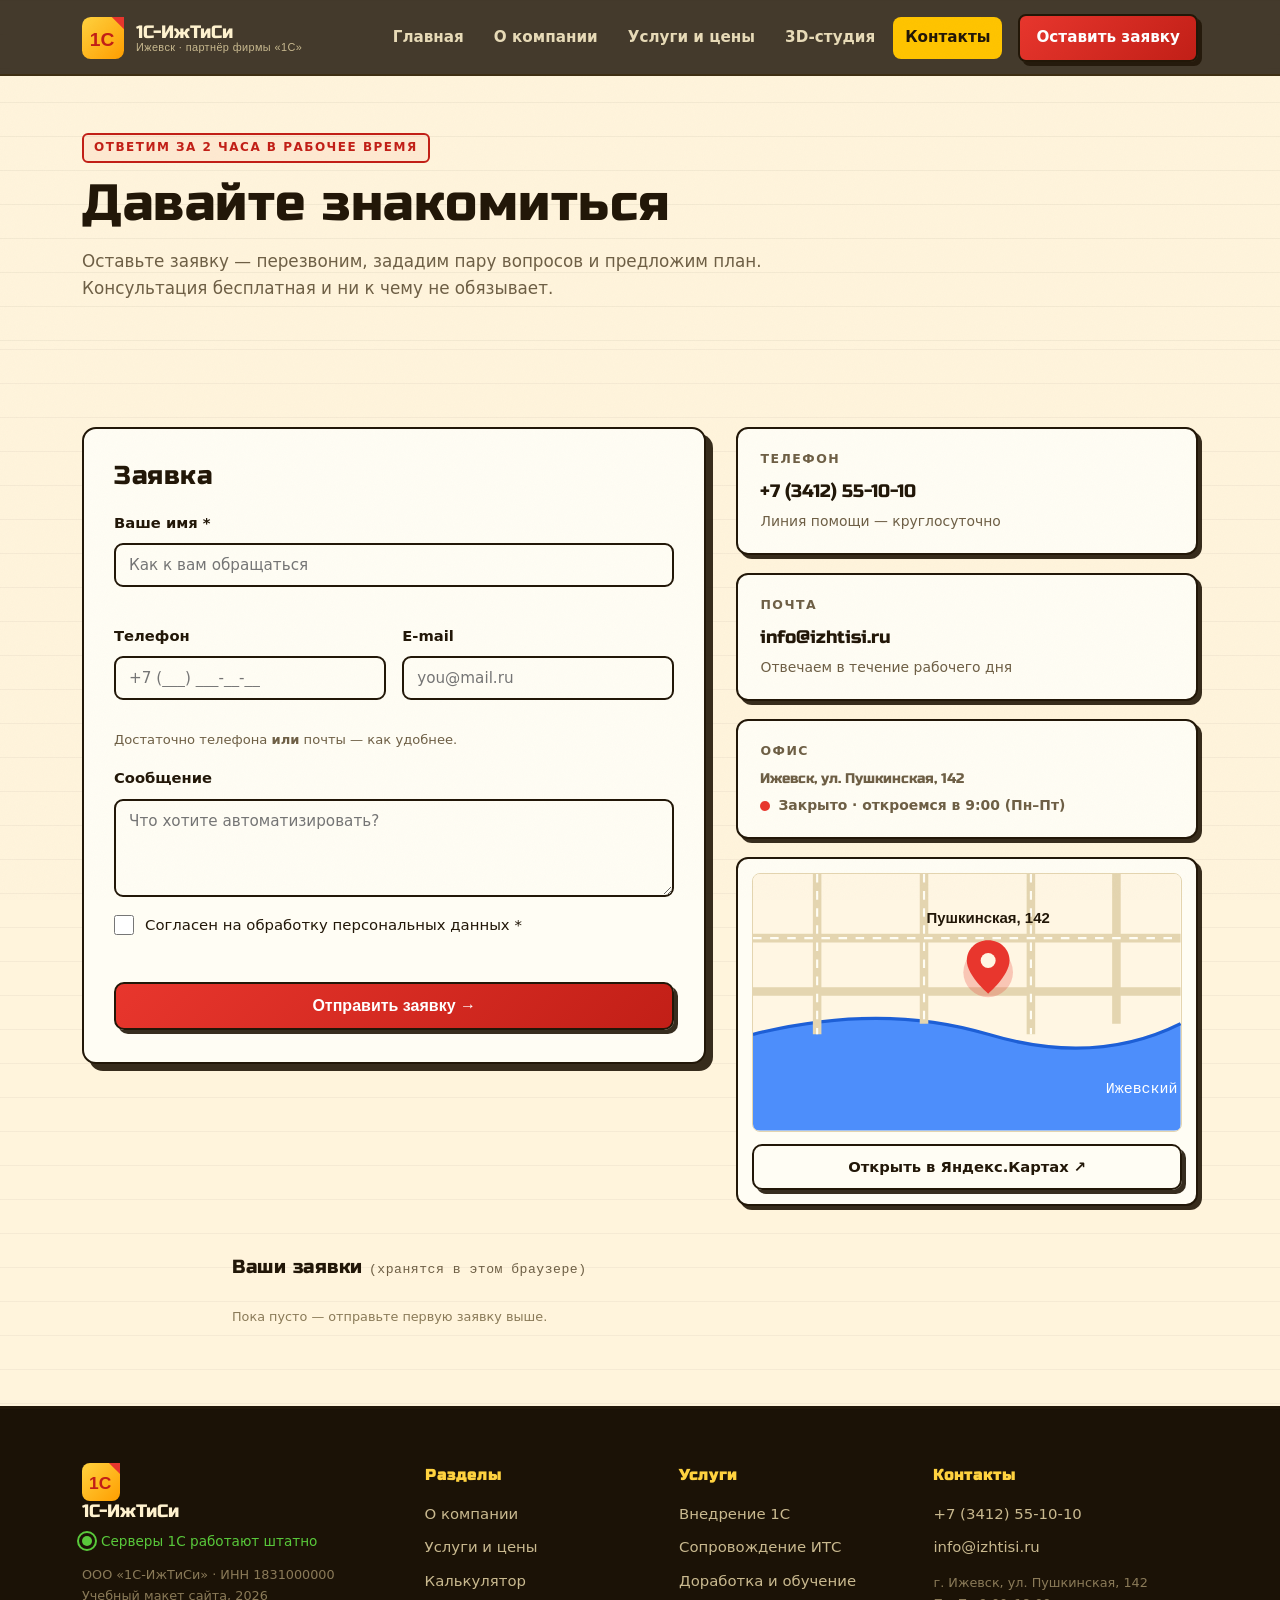
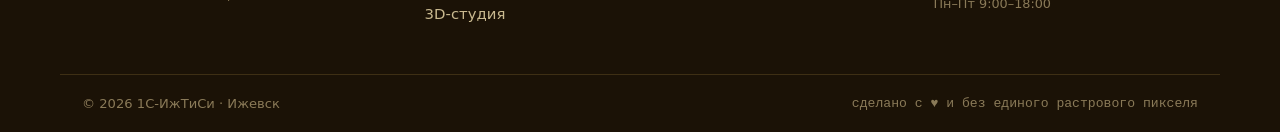
<file: contacts.html>
<!DOCTYPE html>
<html lang="ru">
<head>
<meta charset="UTF-8">
<meta name="viewport" content="width=device-width, initial-scale=1.0">
<meta name="description" content="Контакты 1С-ИжТиСи: заявка, телефон, адрес в Ижевске.">
<title>Контакты — 1С-ИжТиСи</title>
<link rel="icon" href="data:image/svg+xml,%3Csvg xmlns='http://www.w3.org/2000/svg' viewBox='0 0 96 96'%3E%3Crect width='96' height='96' rx='20' fill='%23FFC400'/%3E%3Ctext x='48' y='66' font-size='42' font-family='Arial' font-weight='900' text-anchor='middle' fill='%23C21F17'%3E1%D0%A1%3C/text%3E%3C/svg%3E">
<link rel="preconnect" href="https://fonts.googleapis.com">
<link rel="preconnect" href="https://fonts.gstatic.com" crossorigin>
<link href="https://fonts.googleapis.com/css2?family=Russo+One&display=swap" rel="stylesheet">
<link rel="stylesheet" href="styles.css">
</head>
<body>

<svg width="0" height="0" style="position:absolute" aria-hidden="true">
  <defs><linearGradient id="gLogo" x1="0" y1="0" x2="1" y2="1"><stop offset="0" stop-color="#FFD23F"/><stop offset="1" stop-color="#FF9E00"/></linearGradient></defs>
</svg>

<header class="hdr" id="hdr">
  <div class="hdr__prog" id="prog"></div>
  <div class="wrap hdr__in">
    <a class="brand" href="index.html">
      <svg viewBox="0 0 96 96" width="42" height="42" aria-hidden="true"><rect width="96" height="96" rx="20" fill="url(#gLogo)"/><path d="M96 0v28L68 0z" fill="#E8362D"/><text x="46" y="66" font-family="Arial Black,Arial" font-weight="900" font-size="44" fill="#C21F17" text-anchor="middle">1С</text></svg>
      <span class="brand__txt">1С-ИжТиСи<small>Ижевск · партнёр фирмы «1С»</small></span>
    </a>
    <nav class="nav" id="nav">
      <a href="index.html">Главная</a>
      <a href="about.html">О компании</a>
      <a href="services.html">Услуги и цены</a>
      <a href="studio.html">3D-студия</a>
      <a href="contacts.html" class="active">Контакты</a>
      <a href="contacts.html" class="btn btn--s btn--red">Оставить заявку</a>
    </nav>
    <button class="burger" id="burger" aria-label="Открыть меню" aria-expanded="false"><span></span><span></span><span></span></button>
  </div>
</header>

<section class="phead">
  <div class="wrap">
    <span class="stamp rv">Ответим за 2 часа в рабочее время</span>
    <h1 class="dsp rv">Давайте знакомиться</h1>
    <p class="rv">Оставьте заявку — перезвоним, зададим пару вопросов и предложим план. Консультация бесплатная и ни к чему не обязывает.</p>
  </div>
</section>

<section class="sec sec--paper">
  <div class="wrap cgrid">

    <!-- ФОРМА -->
    <div class="formcard rv">
      <div id="formWrap">
        <h2 class="dsp">Заявка</h2>
        <form id="reqForm" novalidate>
          <label class="field"><span>Ваше имя *</span>
            <input type="text" id="fName" autocomplete="name" placeholder="Как к вам обращаться">
            <small class="f-err" id="eName"></small></label>
          <div class="frow">
            <label class="field"><span>Телефон</span>
              <input type="tel" id="fPhone" autocomplete="tel" placeholder="+7 (___) ___-__-__">
              <small class="f-err" id="ePhone"></small></label>
            <label class="field"><span>E-mail</span>
              <input type="email" id="fMail" autocomplete="email" placeholder="you@mail.ru">
              <small class="f-err" id="eMail"></small></label>
          </div>
          <p class="f-note">Достаточно телефона <b>или</b> почты — как удобнее.</p>
          <label class="field"><span>Сообщение</span>
            <textarea id="fMsg" rows="4" placeholder="Что хотите автоматизировать?"></textarea></label>
          <label class="check"><input type="checkbox" id="fOk"><span>Согласен на обработку персональных данных *</span></label>
          <small class="f-err" id="eOk"></small>
          <button class="btn btn--red btn--wide" type="submit">Отправить заявку →</button>
        </form>
      </div>
      <div id="doneWrap" class="done" hidden>
        <div class="done__stamp dsp">ПРИНЯТО ✓</div>
        <h2 class="dsp">Заявка <span id="doneNum">ИЖ-00000</span> у нас!</h2>
        <p>Специалист свяжется с вами в течение 2 рабочих часов. Номер заявки сохранён в списке ниже.</p>
        <button class="btn btn--ghost" id="newReq" type="button">Создать ещё одну</button>
      </div>
    </div>

    <!-- ИНФО -->
    <aside class="info rv">
      <div class="info__i"><h4>Телефон</h4><a class="info__big" href="tel:+73412551010">+7 (3412) 55-10-10</a><p>Линия помощи — круглосуточно</p></div>
      <div class="info__i"><h4>Почта</h4><a class="info__big" href="mailto:info@izhtisi.ru">info@izhtisi.ru</a><p>Отвечаем в течение рабочего дня</p></div>
      <div class="info__i"><h4>Офис</h4><p class="info__big">Ижевск, ул. Пушкинская, 142</p><p id="openState"><span class="open-dot"></span>…</p></div>
      <div class="mapbox">
        <svg viewBox="0 0 400 240" role="img" aria-label="Схема: офис у Ижевского пруда">
          <rect width="400" height="240" fill="#FFF6E3"/>
          <path d="M0 150 Q120 120 220 150 T400 140 V240 H0 Z" fill="#2E7CFF" opacity=".85"/>
          <path d="M0 150 Q120 120 220 150 T400 140" fill="none" stroke="#1D5FD6" stroke-width="3"/>
          <g stroke="#E4D5B0" stroke-width="8"><path d="M60 0v150M160 0v140M260 0v150M340 0v140M0 60h400M0 110h400"/></g>
          <g stroke="#FFFDF4" stroke-width="2" stroke-dasharray="8 8"><path d="M60 0v150M160 0v140M260 0v150M0 60h400"/></g>
          <text x="330" y="205" font-family="Consolas,monospace" font-size="14" fill="#fff">Ижевский пруд</text>
          <g>
            <circle cx="220" cy="92" r="20" fill="#E8362D" opacity=".25"><animate attributeName="r" values="14;26;14" dur="2s" repeatCount="indefinite"/></circle>
            <path d="M220 62c-12 0-20 9-20 19 0 14 20 31 20 31s20-17 20-31c0-10-8-19-20-19z" fill="#E8362D"/>
            <circle cx="220" cy="81" r="7" fill="#FFF6E3"/>
          </g>
          <text x="220" y="46" text-anchor="middle" font-family="Arial Black,Arial" font-weight="900" font-size="14" fill="#221708">Пушкинская, 142</text>
        </svg>
        <a class="btn btn--ghost btn--s btn--wide" href="https://yandex.ru/maps/?text=Ижевск%2C%20Пушкинская%20142" target="_blank" rel="noopener">Открыть в Яндекс.Картах ↗</a>
      </div>
    </aside>
  </div>

  <!-- МОИ ЗАЯВКИ -->
  <div class="wrap wrap--narrow reqwrap rv">
    <h3 class="dsp">Ваши заявки <span class="mono-note">(хранятся в этом браузере)</span></h3>
    <ul class="reqlist" id="reqList"></ul>
    <p class="fmuted" id="reqEmpty">Пока пусто — отправьте первую заявку выше.</p>
  </div>
</section>

<footer class="footer">
  <div class="wrap fgrid">
    <div class="fcol">
      <a class="brand brand--f" href="index.html">
        <svg viewBox="0 0 96 96" width="38" height="38" aria-hidden="true"><rect width="96" height="96" rx="20" fill="url(#gLogo)"/><path d="M96 0v28L68 0z" fill="#E8362D"/><text x="46" y="66" font-family="Arial Black,Arial" font-weight="900" font-size="44" fill="#C21F17" text-anchor="middle">1С</text></svg>
        <span class="brand__txt">1С-ИжТиСи</span>
      </a>
      <p class="fstatus"><span class="pulse-dot" aria-hidden="true"></span>Серверы 1С работают штатно</p>
      <p class="fmuted">ООО «1С-ИжТиСи» · ИНН 1831000000<br>Учебный макет сайта, <span class="yr">2026</span></p>
    </div>
    <div class="fcol"><h4>Разделы</h4><a href="about.html">О компании</a><a href="services.html">Услуги и цены</a><a href="services.html#calc">Калькулятор</a><a href="studio.html">3D-студия</a></div>
    <div class="fcol"><h4>Услуги</h4><a href="services.html#srv">Внедрение 1С</a><a href="services.html#tariffs">Сопровождение ИТС</a><a href="services.html#srv">Доработка и обучение</a></div>
    <div class="fcol"><h4>Контакты</h4><a href="tel:+73412551010">+7 (3412) 55-10-10</a><a href="mailto:info@izhtisi.ru">info@izhtisi.ru</a><p class="fmuted">г. Ижевск, ул. Пушкинская, 142<br>Пн–Пт 9:00–18:00</p></div>
  </div>
  <div class="wrap fbot"><span>© <span class="yr">2026</span> 1С-ИжТиСи · Ижевск</span><span class="mono">сделано с ♥ и без единого растрового пикселя</span></div>
</footer>

<script src="main.js"></script>
</body>
</html>
</file>
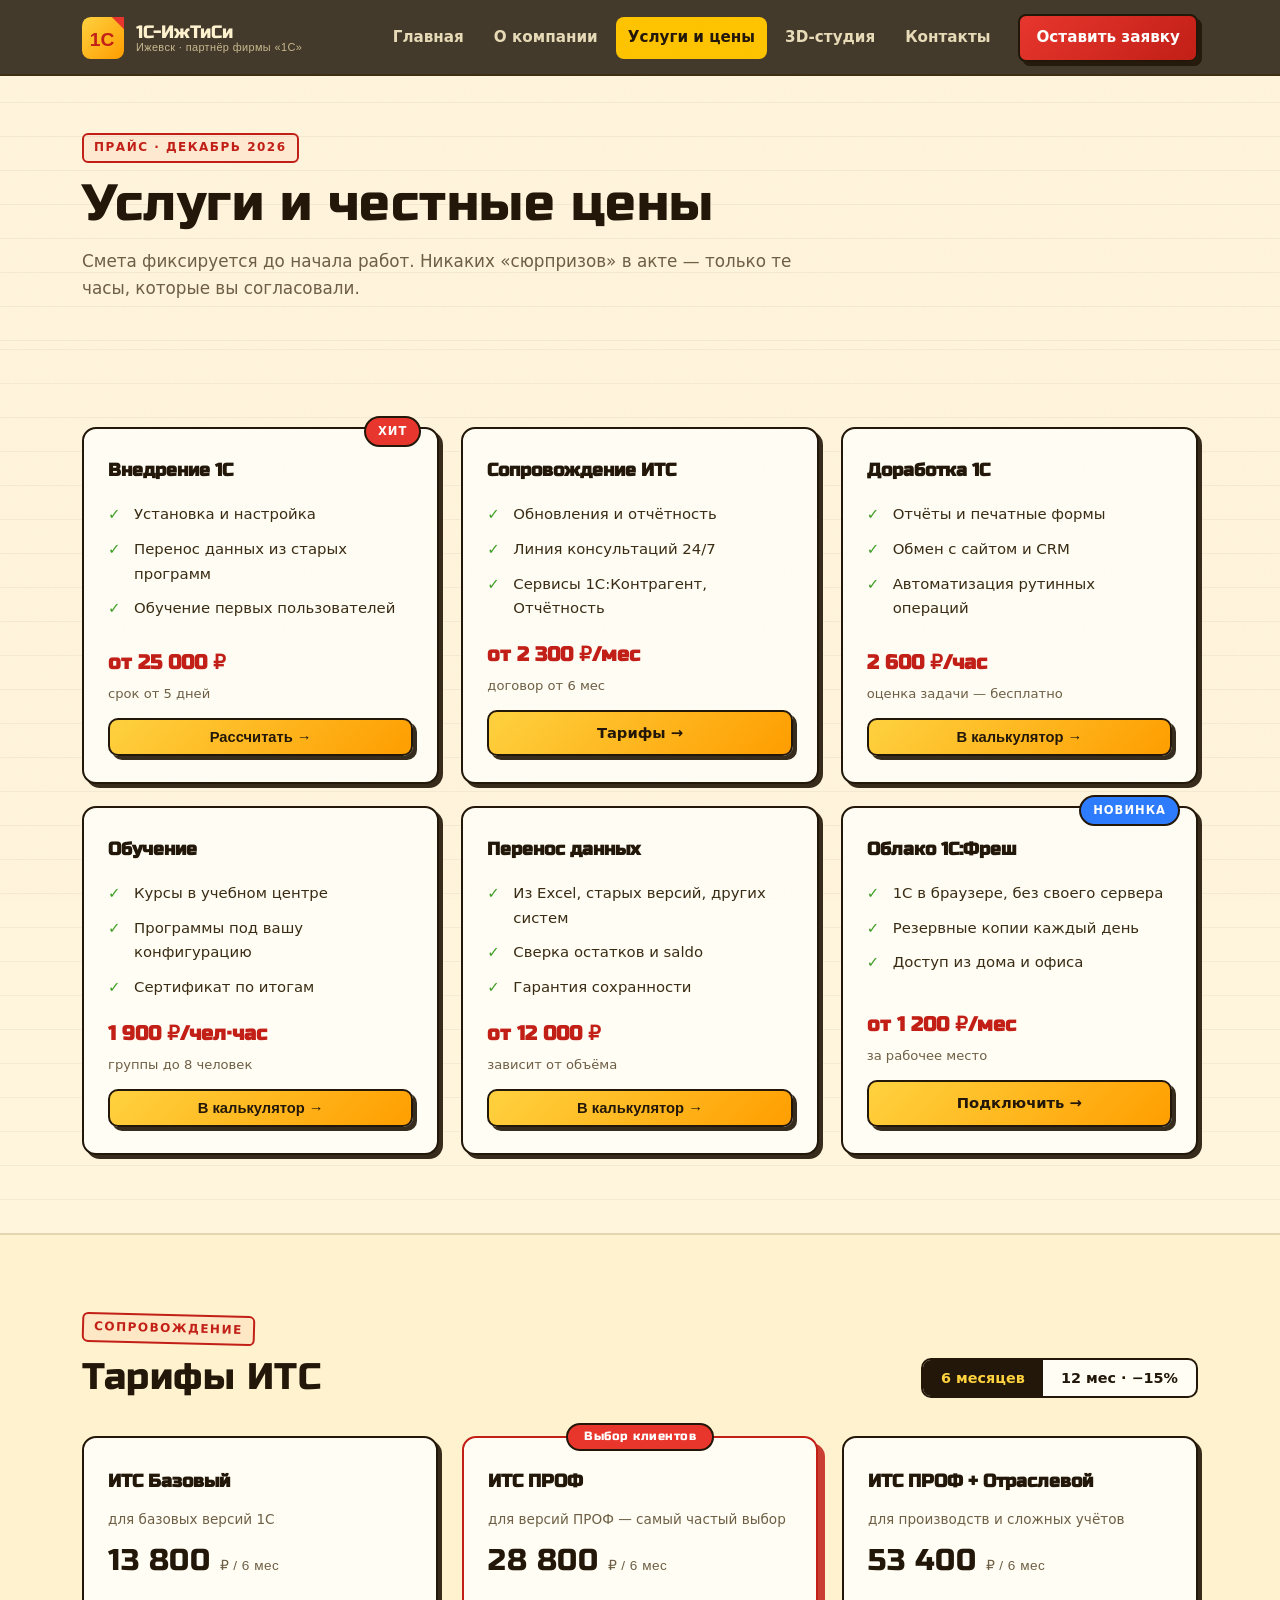
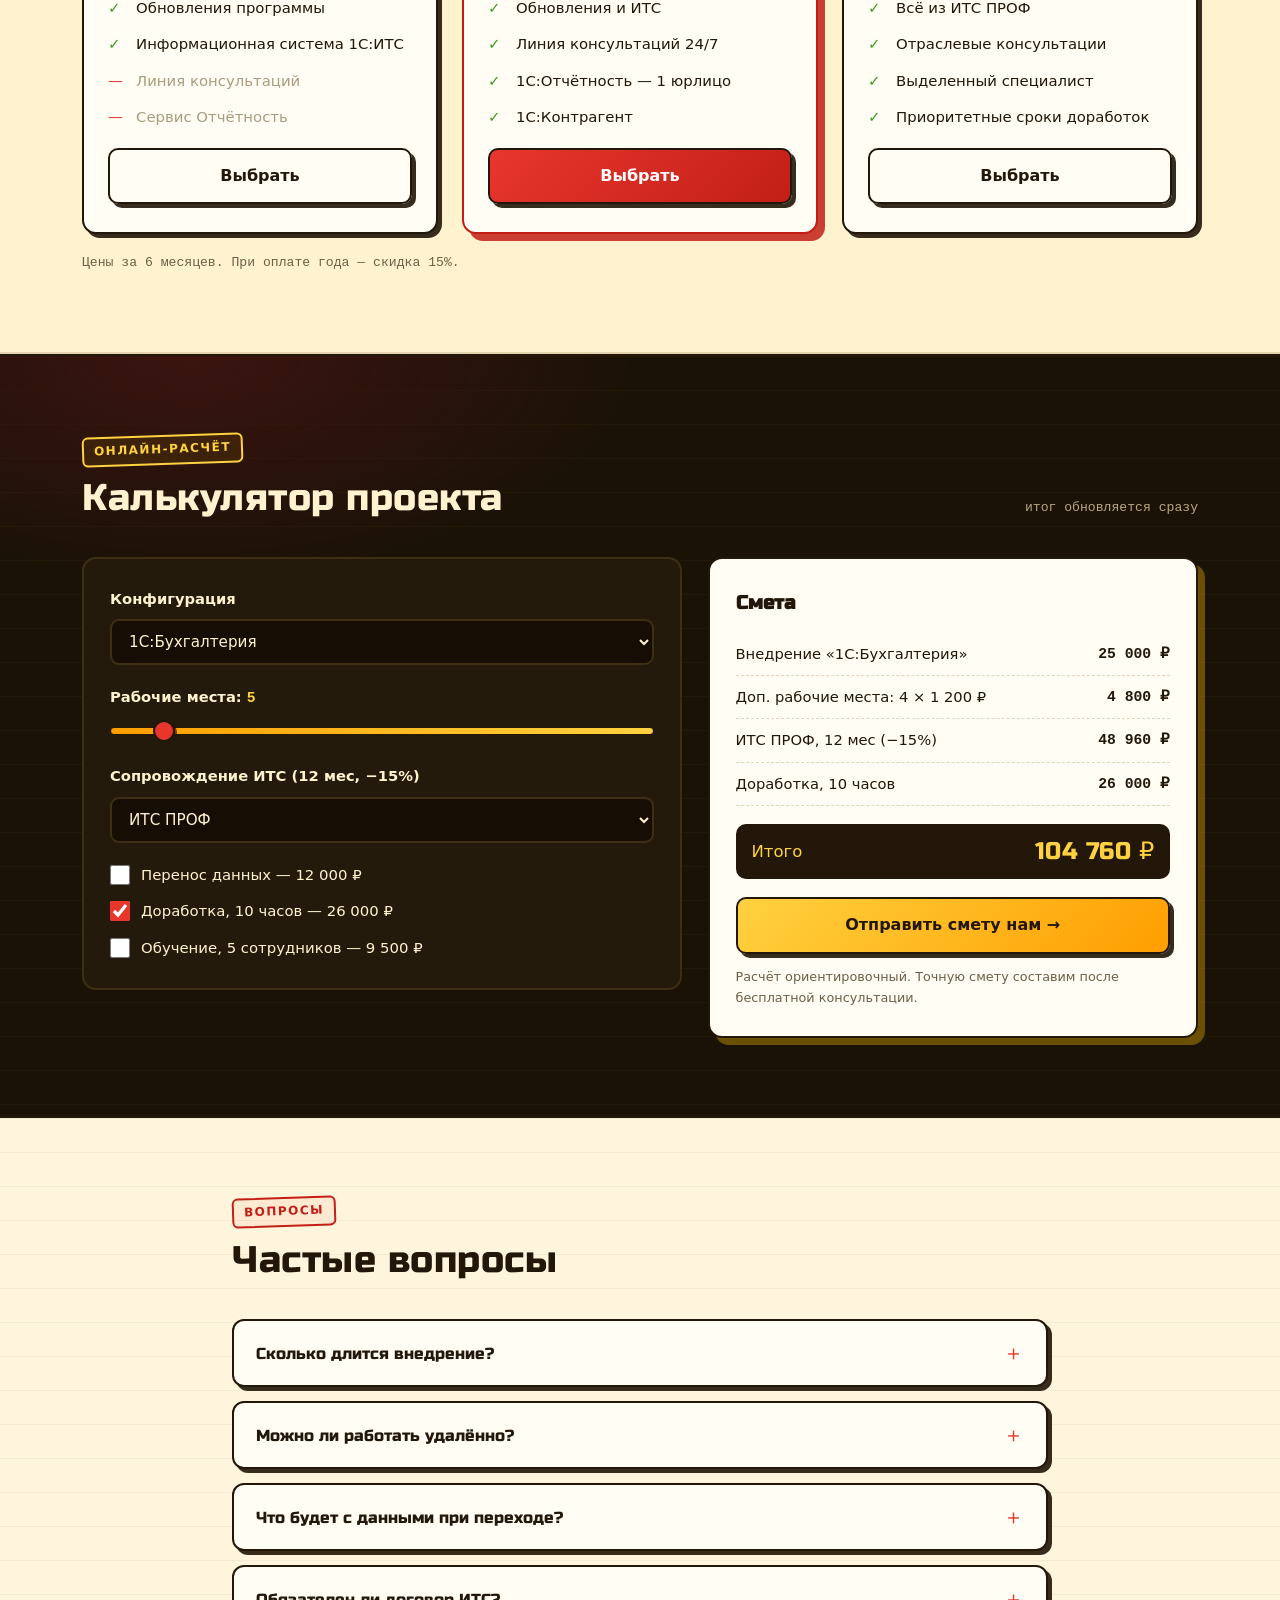
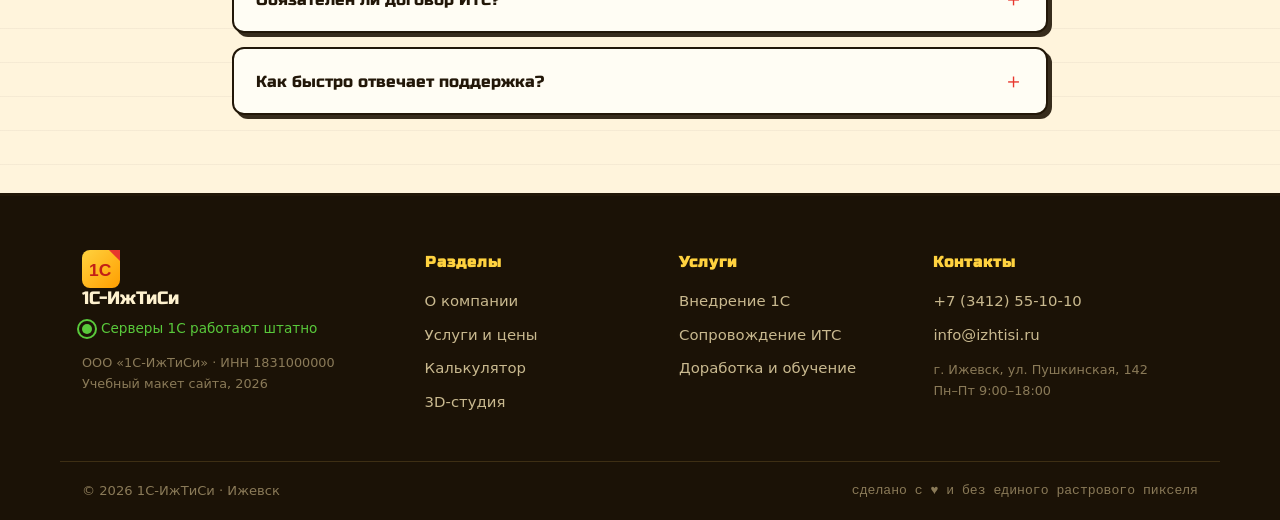
<file: services.html>
<!DOCTYPE html>
<html lang="ru">
<head>
<meta charset="UTF-8">
<meta name="viewport" content="width=device-width, initial-scale=1.0">
<meta name="description" content="Услуги 1С-ИжТиСи: внедрение, ИТС, доработка, обучение. Цены и онлайн-калькулятор.">
<title>Услуги и цены — 1С-ИжТиСи</title>
<link rel="icon" href="data:image/svg+xml,%3Csvg xmlns='http://www.w3.org/2000/svg' viewBox='0 0 96 96'%3E%3Crect width='96' height='96' rx='20' fill='%23FFC400'/%3E%3Ctext x='48' y='66' font-size='42' font-family='Arial' font-weight='900' text-anchor='middle' fill='%23C21F17'%3E1%D0%A1%3C/text%3E%3C/svg%3E">
<link rel="preconnect" href="https://fonts.googleapis.com">
<link rel="preconnect" href="https://fonts.gstatic.com" crossorigin>
<link href="https://fonts.googleapis.com/css2?family=Russo+One&display=swap" rel="stylesheet">
<link rel="stylesheet" href="styles.css">
</head>
<body>

<svg width="0" height="0" style="position:absolute" aria-hidden="true">
  <defs><linearGradient id="gLogo" x1="0" y1="0" x2="1" y2="1"><stop offset="0" stop-color="#FFD23F"/><stop offset="1" stop-color="#FF9E00"/></linearGradient></defs>
</svg>

<header class="hdr" id="hdr">
  <div class="hdr__prog" id="prog"></div>
  <div class="wrap hdr__in">
    <a class="brand" href="index.html">
      <svg viewBox="0 0 96 96" width="42" height="42" aria-hidden="true"><rect width="96" height="96" rx="20" fill="url(#gLogo)"/><path d="M96 0v28L68 0z" fill="#E8362D"/><text x="46" y="66" font-family="Arial Black,Arial" font-weight="900" font-size="44" fill="#C21F17" text-anchor="middle">1С</text></svg>
      <span class="brand__txt">1С-ИжТиСи<small>Ижевск · партнёр фирмы «1С»</small></span>
    </a>
    <nav class="nav" id="nav">
      <a href="index.html">Главная</a>
      <a href="about.html">О компании</a>
      <a href="services.html" class="active">Услуги и цены</a>
      <a href="studio.html">3D-студия</a>
      <a href="contacts.html">Контакты</a>
      <a href="contacts.html" class="btn btn--s btn--red">Оставить заявку</a>
    </nav>
    <button class="burger" id="burger" aria-label="Открыть меню" aria-expanded="false"><span></span><span></span><span></span></button>
  </div>
</header>

<section class="phead">
  <div class="wrap">
    <span class="stamp rv">Прайс · декабрь 2026</span>
    <h1 class="dsp rv">Услуги и честные цены</h1>
    <p class="rv">Смета фиксируется до начала работ. Никаких «сюрпризов» в акте — только те часы, которые вы согласовали.</p>
  </div>
</section>

<!-- ================= КАРТОЧКИ УСЛУГ ================= -->
<section class="sec sec--paper" id="srv">
  <div class="wrap">
    <div class="grid3" data-stag>
      <div class="srv rv">
        <span class="srv__tag">Хит</span>
        <h3>Внедрение 1С</h3>
        <ul class="srv__list"><li>Установка и настройка</li><li>Перенос данных из старых программ</li><li>Обучение первых пользователей</li></ul>
        <div class="srv__price"><b>от 25 000 ₽</b><span>срок от 5 дней</span></div>
        <button class="btn btn--s" data-cfg="buh" type="button">Рассчитать →</button>
      </div>
      <div class="srv rv">
        <h3>Сопровождение ИТС</h3>
        <ul class="srv__list"><li>Обновления и отчётность</li><li>Линия консультаций 24/7</li><li>Сервисы 1С:Контрагент, Отчётность</li></ul>
        <div class="srv__price"><b>от 2 300 ₽/мес</b><span>договор от 6 мес</span></div>
        <a class="btn btn--s" href="#tariffs">Тарифы →</a>
      </div>
      <div class="srv rv">
        <h3>Доработка 1С</h3>
        <ul class="srv__list"><li>Отчёты и печатные формы</li><li>Обмен с сайтом и CRM</li><li>Автоматизация рутинных операций</li></ul>
        <div class="srv__price"><b>2 600 ₽/час</b><span>оценка задачи — бесплатно</span></div>
        <button class="btn btn--s" data-opt="dev" type="button">В калькулятор →</button>
      </div>
      <div class="srv rv">
        <h3>Обучение</h3>
        <ul class="srv__list"><li>Курсы в учебном центре</li><li>Программы под вашу конфигурацию</li><li>Сертификат по итогам</li></ul>
        <div class="srv__price"><b>1 900 ₽/чел·час</b><span>группы до 8 человек</span></div>
        <button class="btn btn--s" data-opt="edu" type="button">В калькулятор →</button>
      </div>
      <div class="srv rv">
        <h3>Перенос данных</h3>
        <ul class="srv__list"><li>Из Excel, старых версий, других систем</li><li>Сверка остатков и saldо</li><li>Гарантия сохранности</li></ul>
        <div class="srv__price"><b>от 12 000 ₽</b><span>зависит от объёма</span></div>
        <button class="btn btn--s" data-opt="move" type="button">В калькулятор →</button>
      </div>
      <div class="srv rv">
        <span class="srv__tag srv__tag--blue">Новинка</span>
        <h3>Облако 1С:Фреш</h3>
        <ul class="srv__list"><li>1С в браузере, без своего сервера</li><li>Резервные копии каждый день</li><li>Доступ из дома и офиса</li></ul>
        <div class="srv__price"><b>от 1 200 ₽/мес</b><span>за рабочее место</span></div>
        <a class="btn btn--s" href="contacts.html">Подключить →</a>
      </div>
    </div>
  </div>
</section>

<!-- ================= ТАРИФЫ ИТС ================= -->
<section class="sec sec--cream" id="tariffs">
  <div class="wrap">
    <div class="sec__head rv">
      <div><span class="stamp stamp--red">Сопровождение</span><h2 class="dsp">Тарифы ИТС</h2></div>
      <div class="seg" role="group" aria-label="Период оплаты">
        <button class="seg-btn on" data-per="6" type="button">6 месяцев</button>
        <button class="seg-btn" data-per="12" type="button">12 мес · −15%</button>
      </div>
    </div>
    <div class="tars" data-stag>
      <div class="tar rv">
        <h3>ИТС Базовый</h3>
        <p class="tar__for">для базовых версий 1С</p>
        <p class="tar__num dsp"><span data-m="2300">13 800</span> <small class="tar__per">₽ / 6 мес</small></p>
        <ul class="tar__list">
          <li class="ok">Обновления программы</li>
          <li class="ok">Информационная система 1С:ИТС</li>
          <li class="no">Линия консультаций</li>
          <li class="no">Сервис Отчётность</li>
        </ul>
        <a class="btn btn--ghost btn--wide" href="contacts.html">Выбрать</a>
      </div>
      <div class="tar tar--hit rv">
        <span class="tar__ribbon dsp">Выбор клиентов</span>
        <h3>ИТС ПРОФ</h3>
        <p class="tar__for">для версий ПРОФ — самый частый выбор</p>
        <p class="tar__num dsp"><span data-m="4800">28 800</span> <small class="tar__per">₽ / 6 мес</small></p>
        <ul class="tar__list">
          <li class="ok">Обновления и ИТС</li>
          <li class="ok">Линия консультаций 24/7</li>
          <li class="ok">1С:Отчётность — 1 юрлицо</li>
          <li class="ok">1С:Контрагент</li>
        </ul>
        <a class="btn btn--red btn--wide" href="contacts.html">Выбрать</a>
      </div>
      <div class="tar rv">
        <h3>ИТС ПРОФ + Отраслевой</h3>
        <p class="tar__for">для производств и сложных учётов</p>
        <p class="tar__num dsp"><span data-m="8900">53 400</span> <small class="tar__per">₽ / 6 мес</small></p>
        <ul class="tar__list">
          <li class="ok">Всё из ИТС ПРОФ</li>
          <li class="ok">Отраслевые консультации</li>
          <li class="ok">Выделенный специалист</li>
          <li class="ok">Приоритетные сроки доработок</li>
        </ul>
        <a class="btn btn--ghost btn--wide" href="contacts.html">Выбрать</a>
      </div>
    </div>
    <p class="mono-note rv" id="perNote">Цены за 6 месяцев. При оплате года — скидка 15%.</p>
  </div>
</section>

<!-- ================= КАЛЬКУЛЯТОР ================= -->
<section class="sec sec--dark" id="calc">
  <div class="wrap">
    <div class="sec__head rv"><div><span class="stamp stamp--gold">Онлайн-расчёт</span><h2 class="dsp">Калькулятор проекта</h2></div>
      <span class="mono-note mono-note--light">итог обновляется сразу</span></div>
    <div class="calc rv">
      <div class="calc__form">
        <label class="field"><span>Конфигурация</span>
          <select id="cCfg">
            <option value="buh">1С:Бухгалтерия</option>
            <option value="zup">1С:Зарплата и управление персоналом</option>
            <option value="ut">1С:Управление торговлей</option>
            <option value="erp">1С:ERP</option>
          </select>
        </label>
        <label class="field"><span>Рабочие места: <output id="cSeatsOut">5</output></span>
          <input type="range" id="cSeats" min="1" max="50" value="5">
        </label>
        <label class="field"><span>Сопровождение ИТС (12 мес, −15%)</span>
          <select id="cIts">
            <option value="none">Не нужно</option>
            <option value="base">ИТС Базовый</option>
            <option value="prof" selected>ИТС ПРОФ</option>
            <option value="corp">ИТС ПРОФ + Отраслевой</option>
          </select>
        </label>
        <div class="checks">
          <label class="check"><input type="checkbox" id="optMove"><span>Перенос данных — 12 000 ₽</span></label>
          <label class="check"><input type="checkbox" id="optDev" checked><span>Доработка, 10 часов — 26 000 ₽</span></label>
          <label class="check"><input type="checkbox" id="optEdu"><span>Обучение, 5 сотрудников — 9 500 ₽</span></label>
        </div>
      </div>
      <div class="calc__out">
        <h3>Смета</h3>
        <div id="calcRows" class="calc__rows"></div>
        <div class="calc__total"><span>Итого</span><b class="dsp"><span id="calcTotal">0</span> ₽</b></div>
        <a class="btn btn--wide" id="calcLink" href="contacts.html">Отправить смету нам →</a>
        <p class="calc__hint">Расчёт ориентировочный. Точную смету составим после бесплатной консультации.</p>
      </div>
    </div>
  </div>
</section>

<!-- ================= FAQ ================= -->
<section class="sec sec--paper">
  <div class="wrap wrap--narrow">
    <div class="sec__head rv"><div><span class="stamp">Вопросы</span><h2 class="dsp">Частые вопросы</h2></div></div>
    <div class="faq" data-stag>
      <div class="faq__i rv"><button class="faq__q" type="button" aria-expanded="false">Сколько длится внедрение?<span>＋</span></button>
        <div class="faq__a"><p>Бухгалтерия на 1–5 мест — 5–7 рабочих дней. ERP на производстве — от 3 месяцев. Точный план даём после обследования, оно бесплатное.</p></div></div>
      <div class="faq__i rv"><button class="faq__q" type="button" aria-expanded="false">Можно ли работать удалённо?<span>＋</span></button>
        <div class="faq__a"><p>Да. 70% задач решаем через защищённое удалённое подключение. Выезжаем по Ижевску бесплатно, по Удмуртии — по договору.</p></div></div>
      <div class="faq__i rv"><button class="faq__q" type="button" aria-expanded="false">Что будет с данными при переходе?<span>＋</span></button>
        <div class="faq__a"><p>Перед переносом делаем резервную копию. Остатки и обороты сверяем вместе с вашим бухгалтером и подписываем акт сверки.</p></div></div>
      <div class="faq__i rv"><button class="faq__q" type="button" aria-expanded="false">Обязателен ли договор ИТС?<span>＋</span></button>
        <div class="faq__a"><p>Для версий ПРОФ обновления доступны только по ИТС — это правило фирмы «1С». Для базовых версий обновления бесплатны, ИТС — по желанию.</p></div></div>
      <div class="faq__i rv"><button class="faq__q" type="button" aria-expanded="false">Как быстро отвечает поддержка?<span>＋</span></button>
        <div class="faq__a"><p>Линия консультаций — до 30 секунд. Критичные сбои («не сдаётся отчётность», «не платится зарплата») берём в работу немедленно, круглосуточно.</p></div></div>
    </div>
  </div>
</section>

<footer class="footer">
  <div class="wrap fgrid">
    <div class="fcol">
      <a class="brand brand--f" href="index.html">
        <svg viewBox="0 0 96 96" width="38" height="38" aria-hidden="true"><rect width="96" height="96" rx="20" fill="url(#gLogo)"/><path d="M96 0v28L68 0z" fill="#E8362D"/><text x="46" y="66" font-family="Arial Black,Arial" font-weight="900" font-size="44" fill="#C21F17" text-anchor="middle">1С</text></svg>
        <span class="brand__txt">1С-ИжТиСи</span>
      </a>
      <p class="fstatus"><span class="pulse-dot" aria-hidden="true"></span>Серверы 1С работают штатно</p>
      <p class="fmuted">ООО «1С-ИжТиСи» · ИНН 1831000000<br>Учебный макет сайта, <span class="yr">2026</span></p>
    </div>
    <div class="fcol"><h4>Разделы</h4><a href="about.html">О компании</a><a href="services.html">Услуги и цены</a><a href="services.html#calc">Калькулятор</a><a href="studio.html">3D-студия</a></div>
    <div class="fcol"><h4>Услуги</h4><a href="services.html#srv">Внедрение 1С</a><a href="services.html#tariffs">Сопровождение ИТС</a><a href="services.html#srv">Доработка и обучение</a></div>
    <div class="fcol"><h4>Контакты</h4><a href="tel:+73412551010">+7 (3412) 55-10-10</a><a href="mailto:info@izhtisi.ru">info@izhtisi.ru</a><p class="fmuted">г. Ижевск, ул. Пушкинская, 142<br>Пн–Пт 9:00–18:00</p></div>
  </div>
  <div class="wrap fbot"><span>© <span class="yr">2026</span> 1С-ИжТиСи · Ижевск</span><span class="mono">сделано с ♥ и без единого растрового пикселя</span></div>
</footer>

<script src="main.js"></script>
</body>
</html>
</file>
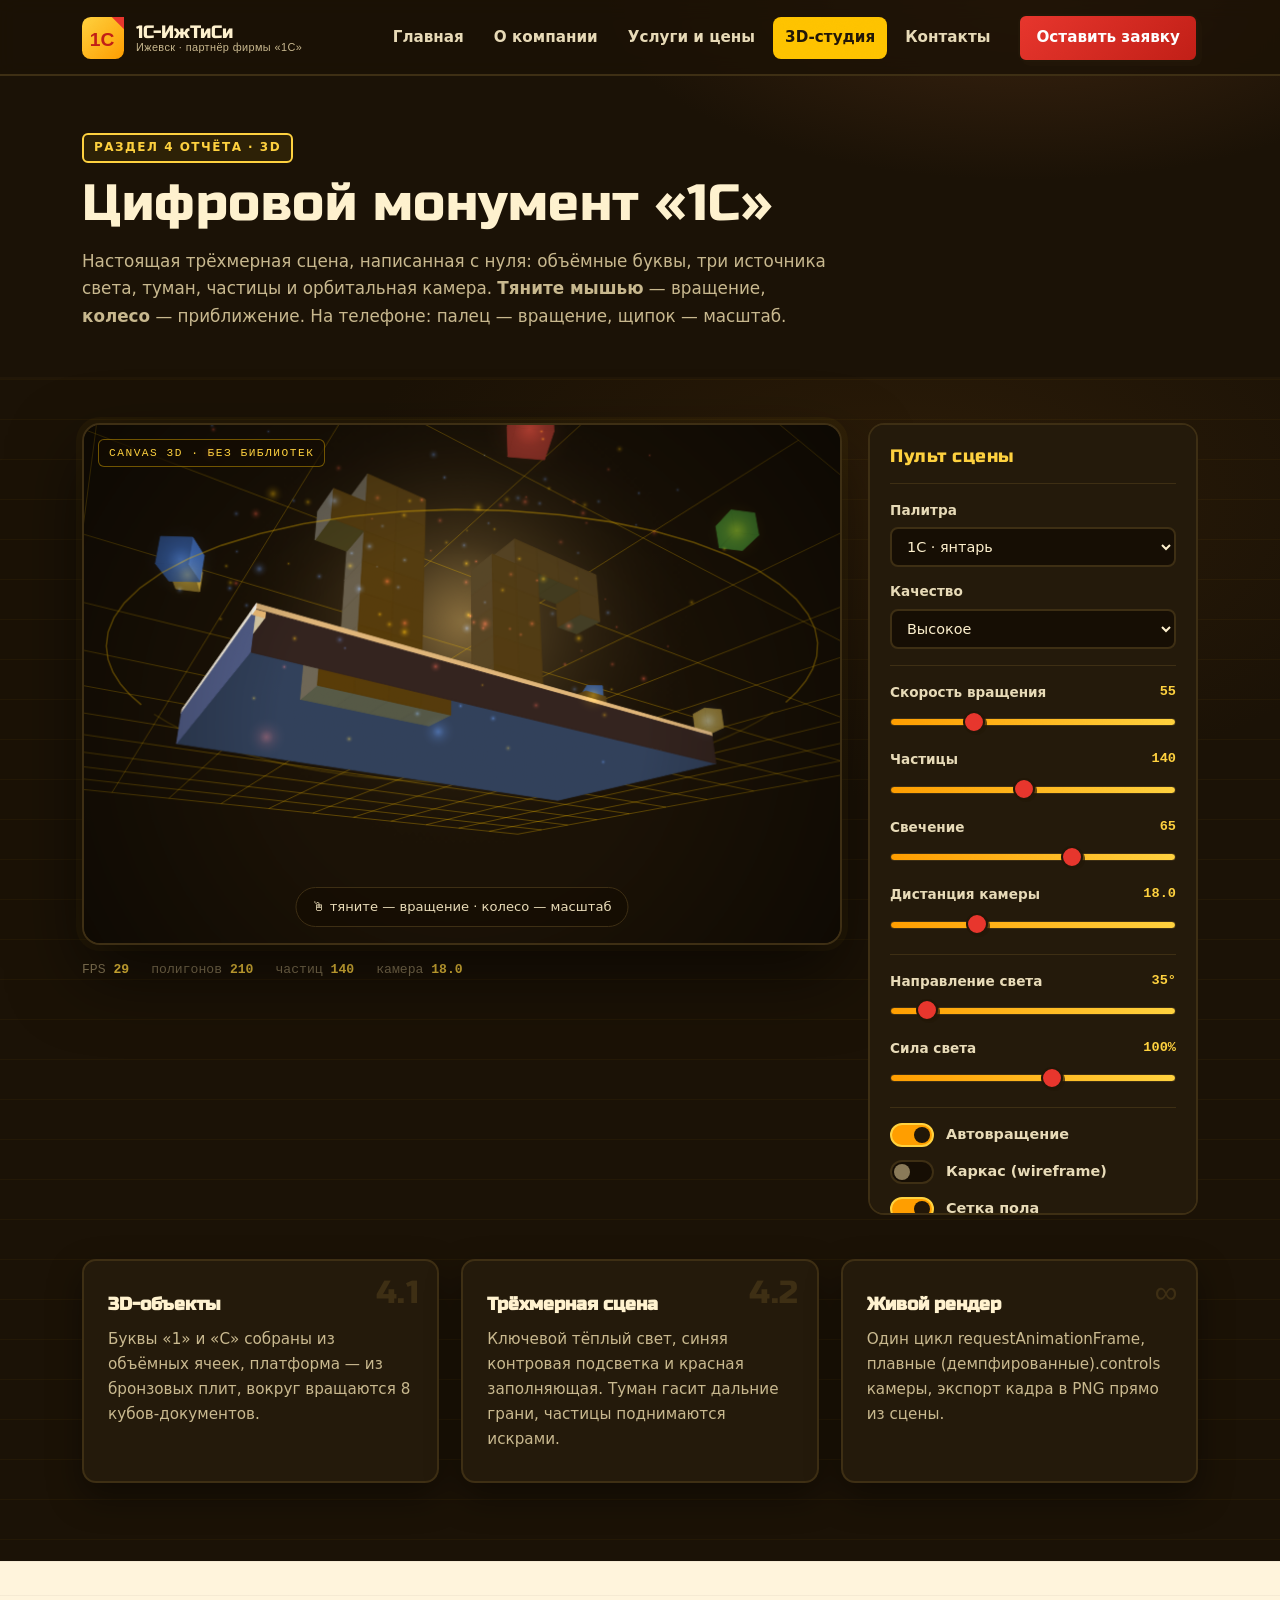
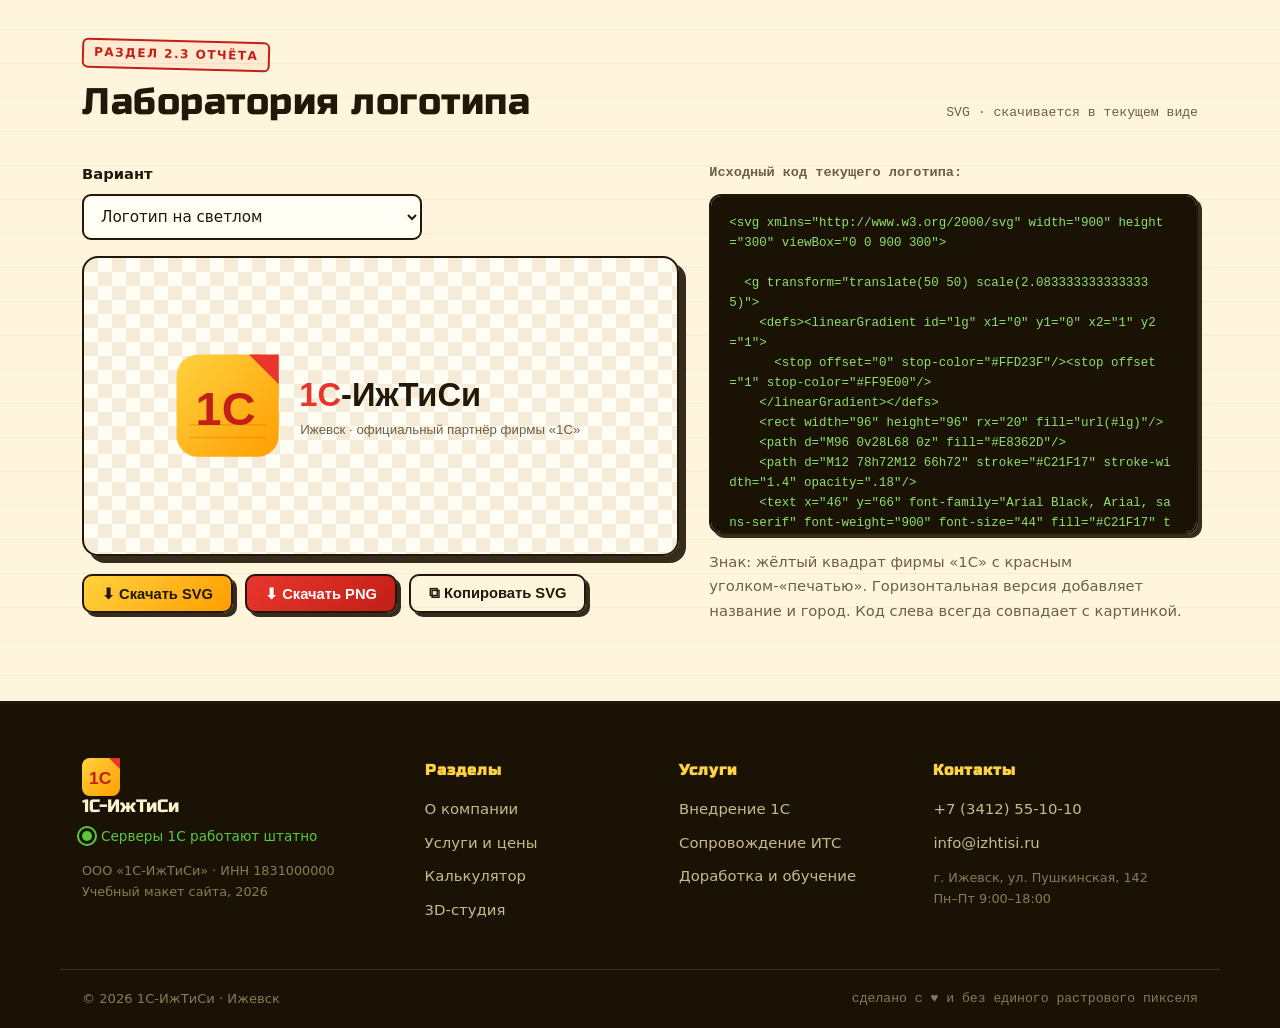
<file: studio.html>
<!DOCTYPE html>
<html lang="ru">
<head>
<meta charset="UTF-8">
<meta name="viewport" content="width=device-width, initial-scale=1.0">
<meta name="description" content="Интерактивная 3D-сцена и лаборатория логотипа 1С-ИжТиСи.">
<title>3D-студия — 1С-ИжТиСи</title>
<link rel="icon" href="data:image/svg+xml,%3Csvg xmlns='http://www.w3.org/2000/svg' viewBox='0 0 96 96'%3E%3Crect width='96' height='96' rx='20' fill='%23FFC400'/%3E%3Ctext x='48' y='66' font-size='42' font-family='Arial' font-weight='900' text-anchor='middle' fill='%23C21F17'%3E1%D0%A1%3C/text%3E%3C/svg%3E">
<link rel="preconnect" href="https://fonts.googleapis.com">
<link rel="preconnect" href="https://fonts.gstatic.com" crossorigin>
<link href="https://fonts.googleapis.com/css2?family=Russo+One&display=swap" rel="stylesheet">
<link rel="stylesheet" href="styles.css">
</head>
<body class="body--studio">

<svg width="0" height="0" style="position:absolute" aria-hidden="true">
  <defs><linearGradient id="gLogo" x1="0" y1="0" x2="1" y2="1"><stop offset="0" stop-color="#FFD23F"/><stop offset="1" stop-color="#FF9E00"/></linearGradient></defs>
</svg>

<header class="hdr" id="hdr">
  <div class="hdr__prog" id="prog"></div>
  <div class="wrap hdr__in">
    <a class="brand" href="index.html">
      <svg viewBox="0 0 96 96" width="42" height="42" aria-hidden="true"><rect width="96" height="96" rx="20" fill="url(#gLogo)"/><path d="M96 0v28L68 0z" fill="#E8362D"/><text x="46" y="66" font-family="Arial Black,Arial" font-weight="900" font-size="44" fill="#C21F17" text-anchor="middle">1С</text></svg>
      <span class="brand__txt">1С-ИжТиСи<small>Ижевск · партнёр фирмы «1С»</small></span>
    </a>
    <nav class="nav" id="nav">
      <a href="index.html">Главная</a>
      <a href="about.html">О компании</a>
      <a href="services.html">Услуги и цены</a>
      <a href="studio.html" class="active">3D-студия</a>
      <a href="contacts.html">Контакты</a>
      <a href="contacts.html" class="btn btn--s btn--red">Оставить заявку</a>
    </nav>
    <button class="burger" id="burger" aria-label="Открыть меню" aria-expanded="false"><span></span><span></span><span></span></button>
  </div>
</header>

<section class="phead phead--dark">
  <div class="wrap">
    <span class="stamp stamp--gold rv">Раздел 4 отчёта · 3D</span>
    <h1 class="dsp rv">Цифровой монумент «1С»</h1>
    <p class="rv">Настоящая трёхмерная сцена, написанная с нуля: объёмные буквы, три источника света, туман, частицы и орбитальная камера.
      <b>Тяните мышью</b> — вращение, <b>колесо</b> — приближение. На телефоне: палец — вращение, щипок — масштаб.</p>
  </div>
</section>

<section class="sec sec--studio">
  <div class="wrap stgrid">

    <!-- СЦЕНА -->
    <div class="stagecol">
      <div class="stage" id="stage">
        <canvas id="cv">Ваш браузер не поддерживает Canvas — обновите его, чтобы увидеть 3D-сцену.</canvas>
        <span class="badge3d mono">CANVAS 3D · БЕЗ БИБЛИОТЕК</span>
        <div class="stage__hint" id="hint">🖱 тяните — вращение · колесо — масштаб</div>
      </div>
      <div class="ststats mono">
        <span>FPS <b id="stFps">—</b></span>
        <span>полигонов <b id="stPoly">—</b></span>
        <span>частиц <b id="stPar">—</b></span>
        <span>камера <b id="stCam">—</b></span>
      </div>
    </div>

    <!-- ПАНЕЛЬ УПРАВЛЕНИЯ (всегда видна) -->
    <aside class="ctl" aria-label="Настройки 3D-сцены">
      <h3 class="dsp">Пульт сцены</h3>

      <div class="ctl__g">
        <label class="ctl__row"><span class="ctl__lab">Палитра</span>
          <select id="cPal">
            <option value="classic">1С · янтарь</option>
            <option value="neon">Неон</option>
            <option value="emerald">Изумруд</option>
            <option value="magma">Магма</option>
          </select>
        </label>
        <label class="ctl__row"><span class="ctl__lab">Качество</span>
          <select id="cQl">
            <option value="0.75">Эконом</option>
            <option value="1">Стандарт</option>
            <option value="1.5" selected>Высокое</option>
            <option value="2">Ультра</option>
          </select>
        </label>
      </div>

      <div class="ctl__g">
        <label class="ctl__row"><span class="ctl__lab">Скорость вращения <output id="oSpd">55</output></span>
          <input type="range" id="cSpd" min="0" max="200" value="55"></label>
        <label class="ctl__row"><span class="ctl__lab">Частицы <output id="oPar">140</output></span>
          <input type="range" id="cPar" min="0" max="300" value="140"></label>
        <label class="ctl__row"><span class="ctl__lab">Свечение <output id="oGlw">65</output></span>
          <input type="range" id="cGlw" min="0" max="100" value="65"></label>
        <label class="ctl__row"><span class="ctl__lab">Дистанция камеры <output id="oDst">18</output></span>
          <input type="range" id="cDst" min="10" max="38" value="18" step="0.5"></label>
      </div>

      <div class="ctl__g">
        <label class="ctl__row"><span class="ctl__lab">Направление света <output id="oAng">35°</output></span>
          <input type="range" id="cAng" min="0" max="360" value="35"></label>
        <label class="ctl__row"><span class="ctl__lab">Сила света <output id="oPow">100%</output></span>
          <input type="range" id="cPow" min="20" max="160" value="100"></label>
      </div>

      <div class="ctl__g">
        <label class="switch"><input type="checkbox" id="cAut" checked><span class="switch__tr"></span>Автовращение</label>
        <label class="switch"><input type="checkbox" id="cWir"><span class="switch__tr"></span>Каркас (wireframe)</label>
        <label class="switch"><input type="checkbox" id="cGrd" checked><span class="switch__tr"></span>Сетка пола</label>
      </div>

      <div class="ctl__btns">
        <button class="btn btn--s" id="cRnd" type="button">🎲 Случайно</button>
        <button class="btn btn--ghostlight btn--s" id="cRst" type="button">↺ Сброс</button>
        <button class="btn btn--red btn--s" id="cExp" type="button">⬇ PNG-кадр</button>
      </div>
    </aside>
  </div>

  <div class="wrap grid3 steps" data-stag>
    <div class="feat feat--dark rv"><b class="feat__n dsp">4.1</b><h3>3D-объекты</h3><p>Буквы «1» и «С» собраны из объёмных ячеек, платформа — из бронзовых плит, вокруг вращаются 8 кубов-документов.</p></div>
    <div class="feat feat--dark rv"><b class="feat__n dsp">4.2</b><h3>Трёхмерная сцена</h3><p>Ключевой тёплый свет, синяя контровая подсветка и красная заполняющая. Туман гасит дальние грани, частицы поднимаются искрами.</p></div>
    <div class="feat feat--dark rv"><b class="feat__n dsp">∞</b><h3>Живой рендер</h3><p>Один цикл requestAnimationFrame, плавные (демпфированные).controls камеры, экспорт кадра в PNG прямо из сцены.</p></div>
  </div>
</section>

<!-- ================= ЛАБОРАТОРИЯ ЛОГОТИПА ================= -->
<section class="sec sec--paper" id="logolab">
  <div class="wrap">
    <div class="sec__head rv"><div><span class="stamp stamp--red">Раздел 2.3 отчёта</span><h2 class="dsp">Лаборатория логотипа</h2></div>
      <span class="mono-note">SVG · скачивается в текущем виде</span></div>
    <div class="lggrid rv">
      <div>
        <label class="field field--inline"><span>Вариант</span>
          <select id="lgVar">
            <option value="light">Логотип на светлом</option>
            <option value="dark">Логотип на тёмном</option>
            <option value="sign">Только знак</option>
          </select>
        </label>
        <div class="lgstage" id="lgStage" data-theme="light"></div>
        <div class="lgbtns">
          <button class="btn btn--s" id="lgSvg" type="button">⬇ Скачать SVG</button>
          <button class="btn btn--s btn--red" id="lgPng" type="button">⬇ Скачать PNG</button>
          <button class="btn btn--s btn--ghost" id="lgCpy" type="button">⧉ Копировать SVG</button>
        </div>
      </div>
      <div>
        <h3 class="lgcode__t mono">Исходный код текущего логотипа:</h3>
        <pre class="lgcode mono" id="lgCode" tabindex="0"></pre>
        <p class="ba__note">Знак: жёлтый квадрат фирмы «1С» с красным уголком-«печатью». Горизонтальная версия добавляет название и город. Код слева всегда совпадает с картинкой.</p>
      </div>
    </div>
  </div>
</section>

<footer class="footer">
  <div class="wrap fgrid">
    <div class="fcol">
      <a class="brand brand--f" href="index.html">
        <svg viewBox="0 0 96 96" width="38" height="38" aria-hidden="true"><rect width="96" height="96" rx="20" fill="url(#gLogo)"/><path d="M96 0v28L68 0z" fill="#E8362D"/><text x="46" y="66" font-family="Arial Black,Arial" font-weight="900" font-size="44" fill="#C21F17" text-anchor="middle">1С</text></svg>
        <span class="brand__txt">1С-ИжТиСи</span>
      </a>
      <p class="fstatus"><span class="pulse-dot" aria-hidden="true"></span>Серверы 1С работают штатно</p>
      <p class="fmuted">ООО «1С-ИжТиСи» · ИНН 1831000000<br>Учебный макет сайта, <span class="yr">2026</span></p>
    </div>
    <div class="fcol"><h4>Разделы</h4><a href="about.html">О компании</a><a href="services.html">Услуги и цены</a><a href="services.html#calc">Калькулятор</a><a href="studio.html">3D-студия</a></div>
    <div class="fcol"><h4>Услуги</h4><a href="services.html#srv">Внедрение 1С</a><a href="services.html#tariffs">Сопровождение ИТС</a><a href="services.html#srv">Доработка и обучение</a></div>
    <div class="fcol"><h4>Контакты</h4><a href="tel:+73412551010">+7 (3412) 55-10-10</a><a href="mailto:info@izhtisi.ru">info@izhtisi.ru</a><p class="fmuted">г. Ижевск, ул. Пушкинская, 142<br>Пн–Пт 9:00–18:00</p></div>
  </div>
  <div class="wrap fbot"><span>© <span class="yr">2026</span> 1С-ИжТиСи · Ижевск</span><span class="mono">сделано с ♥ и без единого растрового пикселя</span></div>
</footer>

<script src="main.js"></script>
<script src="scene3d.js"></script>
</body>
</html>
</file>
<file: styles.css>
/* ============================================================
   1С-ИжТиСи · фирменный стиль «бухгалтерская книга будущего»
   Палитра: янтарь 1С + красный + синий + зелёный на тёплой бумаге
   ============================================================ */
:root{
  --ink:#221708; --ink2:#3A2C14; --mut:#6E5F45;
  --paper:#FFF4DC; --paper2:#FFFBEE; --card:#FFFDF4; --line:#E4D5B0;
  --dark:#1B1206; --dark2:#241A0B; --linedark:#3E2F14; --cream:#FFF2CF;
  --amber:#FFC400; --amber2:#FF9E00; --gold:#FFD23F;
  --red:#E8362D; --red2:#C21F17;
  --blue:#2E7CFF; --blue2:#1D5FD6;
  --green:#59C93B; --green2:#3E9E24;
  --sh:7px 7px 0 rgba(34,23,8,.9);
  --sh-s:4px 4px 0 rgba(34,23,8,.9);
  --r:14px;
  --hdr-h:76px;
}
*{margin:0;padding:0;box-sizing:border-box}
html{scroll-behavior:smooth;scroll-padding-top:calc(var(--hdr-h) + 16px)}
body{
  font-family:"Segoe UI",system-ui,Arial,sans-serif;
  background:var(--paper); color:var(--ink);
  line-height:1.65; font-size:16.5px;
  overflow-x:hidden;
}
/* зерно поверх всего — лёгкая «бумага» */
body::after{
  content:""; position:fixed; inset:0; z-index:2000; pointer-events:none;
  opacity:.05; mix-blend-mode:multiply;
  background:url("data:image/svg+xml,%3Csvg xmlns='http://www.w3.org/2000/svg' width='160' height='160'%3E%3Cfilter id='n'%3E%3CfeTurbulence type='fractalNoise' baseFrequency='0.9' numOctaves='2'/%3E%3C/filter%3E%3Crect width='160' height='160' filter='url(%23n)' opacity='0.6'/%3E%3C/svg%3E");
}
::selection{background:var(--amber); color:var(--ink)}
:focus-visible{outline:3px solid var(--blue); outline-offset:2px; border-radius:4px}
img,svg{max-width:100%; display:block}
a{color:var(--blue2)}
.dsp{font-family:"Russo One","Arial Black",Arial,sans-serif; font-weight:400; letter-spacing:.5px; line-height:1.15}
.mono{font-family:Consolas,"Courier New",monospace}
.wrap{max-width:1160px; margin:0 auto; padding:0 22px}
.wrap--narrow{max-width:860px}

/* ---------- фирменные скроллбары ---------- */
::-webkit-scrollbar{width:13px; height:13px}
::-webkit-scrollbar-track{background:var(--dark2)}
::-webkit-scrollbar-thumb{background:linear-gradient(var(--gold),var(--amber2)); border-radius:8px; border:3px solid var(--dark2)}
::-webkit-scrollbar-thumb:hover{background:linear-gradient(var(--red),var(--red2))}
*{scrollbar-color:var(--amber2) var(--dark2); scrollbar-width:thin}

/* ---------- кнопки ---------- */
.btn{
  display:inline-block; border:2.5px solid var(--ink); cursor:pointer;
  background:linear-gradient(135deg,var(--gold),var(--amber2));
  color:var(--ink); font-weight:800; font-size:1rem; text-decoration:none;
  padding:13px 26px; border-radius:10px; box-shadow:var(--sh-s);
  transition:transform .15s, box-shadow .15s; text-align:center;
}
.btn:hover{transform:translate(-2px,-2px); box-shadow:6px 6px 0 rgba(34,23,8,.9)}
.btn:active{transform:translate(2px,2px); box-shadow:1px 1px 0 rgba(34,23,8,.9)}
.btn--red{background:linear-gradient(135deg,var(--red),var(--red2)); color:#fff}
.btn--ink{background:var(--ink); color:var(--gold)}
.btn--ghost{background:transparent; color:var(--ink)}
.btn--ghostlight{background:transparent; color:var(--cream); border-color:var(--cream); box-shadow:4px 4px 0 rgba(255,242,207,.25)}
.btn--s{padding:9px 18px; font-size:.92rem}
.btn--wide{display:block; width:100%}

/* ---------- шапка ---------- */
.hdr{
  position:fixed; top:0; left:0; right:0; z-index:1000; height:var(--hdr-h);
  background:rgba(27,18,6,.82); backdrop-filter:blur(10px);
  border-bottom:2px solid var(--linedark); transition:background .3s;
}
.hdr.scrolled{background:rgba(27,18,6,.97)}
.hdr__prog{position:absolute; bottom:-2px; left:0; height:3px; width:0;
  background:linear-gradient(90deg,var(--gold),var(--red)); z-index:2}
.hdr__in{display:flex; align-items:center; justify-content:space-between; height:var(--hdr-h)}
.brand{display:flex; align-items:center; gap:12px; text-decoration:none}
.brand__txt{color:var(--cream); font-family:"Russo One","Arial Black",sans-serif; font-size:1.15rem; line-height:1.1; display:flex; flex-direction:column}
.brand__txt small{font-family:"Segoe UI",Arial,sans-serif; font-size:.68rem; color:#C9B98F; letter-spacing:.4px}
.nav{display:flex; align-items:center; gap:6px}
.nav a{color:#E8DBB8; text-decoration:none; font-weight:600; font-size:.95rem; padding:8px 12px; border-radius:8px; transition:.2s}
.nav a:hover{color:var(--gold); background:rgba(255,196,0,.1)}
.nav a.active{color:var(--ink); background:var(--amber)}
.nav .btn{margin-left:10px; color:#fff; padding:9px 16px}
.nav .btn:hover{color:#fff}
.burger{display:none; background:none; border:0; cursor:pointer; padding:10px; flex-direction:column; gap:5px}
.burger span{width:26px; height:3px; background:var(--gold); border-radius:2px; transition:.25s}
.burger.open span:nth-child(1){transform:translateY(8px) rotate(45deg)}
.burger.open span:nth-child(2){opacity:0}
.burger.open span:nth-child(3){transform:translateY(-8px) rotate(-45deg)}

/* ---------- герой ---------- */
.hero{
  position:relative; overflow:hidden; color:var(--cream);
  background:
    linear-gradient(rgba(255,196,0,.05) 1px,transparent 1px),
    linear-gradient(90deg,rgba(255,196,0,.05) 1px,transparent 1px),
    radial-gradient(1000px 600px at 80% -10%,#3E2410 0%,transparent 60%),
    var(--dark);
  background-size:46px 46px,46px 46px,auto,auto;
  padding:calc(var(--hdr-h) + 64px) 0 90px;
}
.orb{position:absolute; border-radius:50%; filter:blur(70px); opacity:.5; pointer-events:none}
.o1{width:480px; height:480px; background:#7A4A00; top:-140px; right:-100px; animation:drift1 16s ease-in-out infinite alternate}
.o2{width:360px; height:360px; background:#6E1410; bottom:-120px; left:-80px; animation:drift2 20s ease-in-out infinite alternate}
.o3{width:260px; height:260px; background:#0F2E6E; top:40%; left:38%; opacity:.35; animation:drift1 24s ease-in-out infinite alternate-reverse}
@keyframes drift1{to{transform:translate(-70px,60px) scale(1.15)}}
@keyframes drift2{to{transform:translate(80px,-50px) scale(.9)}}
.hero__grid{position:relative; display:grid; grid-template-columns:1.05fr .95fr; gap:56px; align-items:center}
.overline{display:inline-block; font-size:.85rem; font-weight:700; color:var(--gold); border:1.5px solid rgba(255,196,0,.4); padding:6px 14px; border-radius:99px; margin-bottom:22px; background:rgba(255,196,0,.07)}
.hero h1{font-size:clamp(2.1rem,4.6vw,3.6rem); color:#fff; margin-bottom:18px}
.hl{color:var(--amber); position:relative; white-space:nowrap}
.hl::after{content:""; position:absolute; left:0; right:0; bottom:4px; height:.28em; background:var(--red); opacity:.55; z-index:-1; transform:skewX(-12deg)}
.typer-line{font-family:Consolas,monospace; font-size:1.1rem; color:var(--gold); margin-bottom:14px; min-height:1.7em}
.caret{animation:blink 1s steps(1) infinite; color:var(--red)}
@keyframes blink{50%{opacity:0}}
.hero__sub{color:#D9CBA4; max-width:52ch; margin-bottom:28px}
.hero__cta{display:flex; gap:16px; flex-wrap:wrap}
.trust{display:flex; gap:34px; margin-top:36px; flex-wrap:wrap}
.trust__i b{display:block; font-family:"Russo One","Arial Black",sans-serif; font-size:1.5rem; color:var(--gold)}
.trust__i span{font-size:.85rem; color:#B7A87F}

/* редактор кода */
.hero__right{position:relative}
.code{
  background:#160E04; border:2px solid var(--linedark); border-radius:16px;
  box-shadow:0 30px 60px rgba(0,0,0,.5), 0 0 0 6px rgba(255,196,0,.05);
  overflow:hidden; transform:rotate(.6deg);
}
.code__bar{display:flex; align-items:center; gap:8px; padding:12px 16px; background:var(--dark2); border-bottom:1.5px solid var(--linedark)}
.dot{width:11px; height:11px; border-radius:50%}
.dot.r{background:var(--red)} .dot.y{background:var(--amber)} .dot.g{background:var(--green)}
.code__tab{margin-left:10px; font-family:Consolas,monospace; font-size:.8rem; color:#B7A87F}
.code__body{padding:18px 18px 22px; font-family:Consolas,monospace; font-size:.92rem; line-height:1.85; min-height:308px; color:#F3E7C8}
.cl{display:flex; white-space:pre}
.ln{width:2.2em; color:#5C4B28; user-select:none; flex:none}
.tk-k{color:#FF7A6E; font-weight:700} .tk-s{color:#8FE06A} .tk-n{color:#7FB4FF}
.tk-c{color:#8A7A58; font-style:italic} .tk-f{color:#FFD23F}
.code__caret{display:inline-block; width:.55em; background:var(--gold); animation:blink .9s steps(1) infinite}
/* результат-«документ» */
.res{
  position:absolute; right:-14px; bottom:-34px; width:210px;
  background:var(--card); color:var(--ink); border:2.5px solid var(--ink);
  border-radius:12px; padding:16px; box-shadow:var(--sh);
  transform:rotate(-4deg) translateY(24px) scale(.85); opacity:0; pointer-events:none;
  transition:.5s cubic-bezier(.2,1.4,.4,1);
}
.res.show{opacity:1; transform:rotate(-4deg) translateY(0) scale(1)}
.res__stamp{display:inline-block; color:var(--green2); border:2.5px solid var(--green2); border-radius:6px; padding:2px 8px; font-size:.8rem; transform:rotate(-6deg); margin-bottom:8px}
.res__t{font-size:.8rem; color:var(--mut)}
.res__n b{color:var(--green2); font-size:1.2rem}
.spark{margin-top:6px}
.spark polyline{stroke-dasharray:260; stroke-dashoffset:260}
.res.show .spark polyline{animation:draw 1.2s .3s forwards}
@keyframes draw{to{stroke-dashoffset:0}}
/* плавающие чипы */
.fchip{
  position:absolute; z-index:3; background:var(--card); color:var(--ink);
  border:2px solid var(--ink); border-radius:99px; padding:7px 14px;
  font-size:.82rem; font-weight:700; box-shadow:var(--sh-s);
  animation:bob 5s ease-in-out infinite; will-change:transform;
}
.f1{top:-26px; left:-18px} .f2{top:38%; right:-26px; animation-delay:1.2s} .f3{bottom:-20px; left:16%; animation-delay:2.4s}
@keyframes bob{50%{translate:0 -9px}}

/* ---------- бегущая строка ---------- */
.tick{background:linear-gradient(90deg,var(--gold),var(--amber2)); border-block:2.5px solid var(--ink); overflow:hidden; padding:12px 0}
.tick__row{display:flex; width:max-content; animation:tick 26s linear infinite; font-family:"Russo One","Arial Black",sans-serif; font-size:1rem; color:var(--ink); white-space:nowrap}
@keyframes tick{to{transform:translateX(-50%)}}

/* ---------- секции ---------- */
.sec{padding:78px 0; position:relative}
.sec--paper{background:
  linear-gradient(rgba(34,23,8,.045) 1px,transparent 1px) 0 0/100% 34px, var(--paper)}
.sec--cream{background:var(--cream); border-block:2px solid var(--line)}
.sec--dark{background:
  radial-gradient(800px 400px at 15% 0%,#3B1410 0%,transparent 55%),
  linear-gradient(rgba(255,196,0,.04) 1px,transparent 1px) 0 0/100% 34px, var(--dark);
  color:var(--cream); border-block:2.5px solid var(--ink)}
.sec__head{display:flex; align-items:flex-end; justify-content:space-between; gap:20px; margin-bottom:38px; flex-wrap:wrap}
.sec__head h2{font-size:clamp(1.6rem,3vw,2.3rem)}
.stamp{
  display:inline-block; font-size:.75rem; font-weight:800; letter-spacing:1.5px; text-transform:uppercase;
  color:var(--red2); border:2px solid var(--red2); border-radius:6px; padding:3px 10px;
  transform:rotate(-2deg); margin-bottom:12px; background:rgba(232,54,45,.06);
}
.stamp--red{transform:rotate(1.5deg)}
.stamp--gold{color:var(--gold); border-color:var(--gold); background:rgba(255,196,0,.08)}
.mono-note{font-family:Consolas,monospace; font-size:.82rem; color:var(--mut)}
.mono-note--light{color:#B7A87F}
.grid4{display:grid; grid-template-columns:repeat(4,1fr); gap:22px}
.grid3{display:grid; grid-template-columns:repeat(3,1fr); gap:22px}

/* карточки услуг (превью) */
.scard{
  background:var(--card); border:2.5px solid var(--ink); border-radius:var(--r);
  padding:26px 22px; text-decoration:none; color:var(--ink);
  box-shadow:var(--sh-s); transition:transform .18s, box-shadow .18s; display:flex; flex-direction:column; gap:10px;
}
.scard:hover{transform:translate(-3px,-3px); box-shadow:var(--sh)}
.scard__ico{width:46px; height:46px; color:var(--red)}
.scard h3{font-family:"Russo One","Arial Black",sans-serif; font-size:1.1rem}
.scard p{font-size:.92rem; color:var(--mut); flex:1}
.scard__price{font-weight:800; color:var(--red2)}
.draw{stroke-dasharray:300; stroke-dashoffset:0}
.rv.in .draw{stroke-dashoffset:300; animation:draw 1.4s .2s forwards}

/* статистика */
.stats{display:grid; grid-template-columns:repeat(4,1fr); gap:26px; text-align:center}
.stat__n{display:block; font-size:clamp(2.2rem,4.5vw,3.4rem); color:var(--amber); text-shadow:0 0 34px rgba(255,196,0,.4)}
.stat__l{color:#C9B98F; font-size:.95rem}

/* ---------- рекламный баннер ---------- */
.ad{
  position:relative; border:3px solid var(--ink); border-radius:18px; overflow:hidden;
  box-shadow:var(--sh); height:clamp(240px,30vw,270px); background:var(--dark);
}
.ad__s{position:absolute; inset:0; opacity:0; transform:translateX(4%); transition:.55s; pointer-events:none; color:#fff}
.ad__s.on{opacity:1; transform:none; pointer-events:auto}
.s1{background:linear-gradient(115deg,var(--red2),var(--red) 55%,var(--amber2))}
.s2{background:linear-gradient(115deg,#0E1B3D,var(--blue2) 60%,var(--blue))}
.s3{background:linear-gradient(115deg,#1E5A10,var(--green2) 60%,var(--green))}
.ad__in{position:relative; z-index:2; display:flex; gap:24px; align-items:center; height:100%; padding:26px 34px 52px}
.ad__badge{
  flex:none; width:96px; height:96px; display:grid; place-items:center;
  background:#fff; color:var(--red2); font-family:"Russo One","Arial Black",sans-serif; font-size:1.5rem;
  border-radius:50%; border:3px dashed var(--ink); animation:spinSlow 14s linear infinite;
}
.ad__badge--blue{color:var(--blue2)} .ad__badge--green{color:var(--green2)}
@keyframes spinSlow{to{transform:rotate(360deg)}}
.ad__in h3{font-size:clamp(1.2rem,2.6vw,1.8rem); margin-bottom:4px}
.ad__in p{opacity:.92; margin-bottom:12px; max-width:46ch}
.ad__deco{position:absolute; right:4%; top:14%; width:130px; opacity:.4; animation:bob 6s ease-in-out infinite}
.cd{display:flex; gap:10px; margin-bottom:14px}
.cd__i{background:rgba(0,0,0,.3); border:1.5px solid rgba(255,255,255,.4); border-radius:8px; padding:4px 10px; font-size:.75rem; text-align:center}
.cd__i b{display:block; font-family:Consolas,monospace; font-size:1.25rem}
.ad__ui{
  position:absolute; z-index:5; left:0; right:0; bottom:0;
  display:flex; align-items:center; gap:14px; padding:10px 18px;
  background:rgba(20,12,2,.55); backdrop-filter:blur(4px);
}
.ad__dots{display:flex; gap:8px}
.ad__dots button{width:12px; height:12px; border-radius:50%; border:2px solid #fff; background:transparent; cursor:pointer; padding:0; transition:.2s}
.ad__dots button.on{background:var(--amber); border-color:var(--amber); transform:scale(1.2)}
.ad__num{color:#fff; font-size:.8rem; margin-left:auto}
.ad__pause{background:none; border:2px solid #fff; color:#fff; border-radius:8px; width:34px; height:30px; cursor:pointer; font-size:.85rem}
.ad__pause:hover{background:rgba(255,255,255,.15)}
.ad__bar{position:absolute; bottom:0; left:0; right:0; height:4px; z-index:6; background:rgba(0,0,0,.35)}
.ad__bar span{display:block; height:100%; width:0; background:linear-gradient(90deg,var(--gold),var(--red))}

/* фичи */
.feat{background:var(--card); border:2.5px solid var(--ink); border-radius:var(--r); padding:28px 24px; box-shadow:var(--sh-s); position:relative}
.feat__n{position:absolute; top:14px; right:18px; font-size:2rem; color:var(--line)}
.feat h3{font-family:"Russo One","Arial Black",sans-serif; margin-bottom:8px; font-size:1.15rem}
.feat p{color:var(--mut); font-size:.95rem}
.feat--dark{background:var(--dark2); border-color:var(--linedark); color:var(--cream); box-shadow:0 14px 34px rgba(0,0,0,.4)}
.feat--dark p{color:#C9B98F}
.feat--dark .feat__n{color:var(--linedark)}

/* призыв */
.cta-band{background:linear-gradient(115deg,var(--gold),var(--amber2) 45%,var(--red)); border-block:3px solid var(--ink); padding:66px 0; position:relative; overflow:hidden}
.cta-band::before{content:"1С"; position:absolute; right:-30px; top:-70px; font-family:"Russo One","Arial Black",sans-serif; font-size:16rem; color:rgba(34,23,8,.12); pointer-events:none}
.cta-band__in{position:relative}
.cta-band h2{font-size:clamp(1.6rem,3.4vw,2.5rem); color:var(--ink)}
.cta-band p{color:var(--ink2); margin:8px 0 24px; font-weight:600}

/* ---------- подвал ---------- */
.footer{background:var(--dark); color:#C9B98F; border-top:3px solid var(--ink); padding:54px 0 0}
.fgrid{display:grid; grid-template-columns:1.4fr 1fr 1fr 1.2fr; gap:34px; padding-bottom:38px}
.fcol h4{color:var(--gold); font-family:"Russo One","Arial Black",sans-serif; font-size:.95rem; margin-bottom:14px; letter-spacing:1px}
.fcol a{display:block; color:#C9B98F; text-decoration:none; margin-bottom:9px; font-size:.93rem; transition:.2s}
.fcol a:hover{color:var(--gold); translate:3px 0}
.brand--f{margin-bottom:16px}
.fmuted{font-size:.8rem; color:#8A7A58; margin-top:12px}
.fstatus{display:flex; align-items:center; gap:9px; font-size:.85rem; color:var(--green)}
.pulse-dot{width:10px; height:10px; border-radius:50%; background:var(--green); position:relative; flex:none}
.pulse-dot::after{content:""; position:absolute; inset:-5px; border-radius:50%; border:2px solid var(--green); animation:ping 1.8s ease-out infinite}
@keyframes ping{from{transform:scale(.5); opacity:1}to{transform:scale(1.6); opacity:0}}
.fbot{display:flex; justify-content:space-between; gap:14px; flex-wrap:wrap; border-top:1.5px solid var(--linedark); padding-block:18px; font-size:.82rem; color:#8A7A58}

/* ---------- внутренние страницы ---------- */
.phead{padding:calc(var(--hdr-h) + 56px) 0 46px; background:
  linear-gradient(rgba(34,23,8,.05) 1px,transparent 1px) 0 0/100% 34px, var(--paper)}
.phead h1{font-size:clamp(2rem,4.4vw,3.2rem); margin-bottom:14px}
.phead p{max-width:70ch; color:var(--mut); font-size:1.05rem}
.phead--dark{background:radial-gradient(700px 300px at 80% 0%,#3B2410,transparent 60%),var(--dark); color:var(--cream); border-bottom:2.5px solid var(--ink)}
.phead--dark p{color:#C9B98F}

/* история */
.tl{display:grid; gap:0; border-left:3px solid var(--ink); margin-left:8px}
.tl__i{display:flex; gap:22px; padding:18px 0 18px 26px; position:relative}
.tl__i::before{content:""; position:absolute; left:-9.5px; top:26px; width:16px; height:16px; border-radius:50%; background:var(--amber); border:3px solid var(--ink)}
.tl__i b{flex:none; width:86px; font-size:1.4rem; color:var(--red2)}
.tl__i h3{font-family:"Russo One","Arial Black",sans-serif; font-size:1.05rem}
.tl__i p{color:var(--mut); font-size:.95rem}

/* оргструктура */
.org{background:var(--card); border:2.5px solid var(--ink); border-radius:var(--r); box-shadow:var(--sh); padding:34px 28px}
.org__top{width:max-content; margin:0 auto; background:var(--ink); color:var(--gold); padding:12px 34px; border-radius:10px; font-size:1.1rem}
.org__line{width:3px; height:26px; background:var(--ink); margin:0 auto}
.org__depts{display:grid; grid-template-columns:repeat(6,1fr); gap:12px; border-top:3px solid var(--ink); padding-top:22px}
.dept{
  border:2px solid var(--ink); background:var(--paper2); border-radius:10px; cursor:pointer;
  padding:12px 8px; font-weight:700; font-size:.85rem; color:var(--ink); transition:.18s; font-family:inherit;
}
.dept:hover{background:var(--gold); transform:translateY(-2px)}
.dept.on{background:var(--red); color:#fff; box-shadow:var(--sh-s)}
.org__info{margin-top:26px; background:var(--paper2); border:2px dashed var(--mut); border-radius:10px; padding:22px 24px}
.org__info h3{font-family:"Russo One","Arial Black",sans-serif; color:var(--red2); margin-bottom:8px}
.org__info ul{padding-left:22px; margin:10px 0}
.org__info li{margin-bottom:5px; color:var(--ink2)}
.org__link{font-size:.92rem; color:var(--mut); border-top:1.5px solid var(--line); padding-top:10px}

/* коллаж и до/после */
.art svg{width:100%; height:auto; border:2.5px solid var(--ink); border-radius:18px; box-shadow:var(--sh)}
.ba{position:relative; border:3px solid var(--ink); border-radius:16px; overflow:hidden; box-shadow:var(--sh); aspect-ratio:400/230; cursor:ew-resize; touch-action:none; background:var(--dark)}
.ba__layer{position:absolute; inset:0}
.ba__layer svg{width:100%; height:100%}
.ba__before{filter:grayscale(.85) brightness(.82) contrast(.88)}
.ba__before::after{content:""; position:absolute; inset:0; background:rgba(30,60,120,.28)}
.ba__after{filter:saturate(1.35) contrast(1.07); clip-path:inset(0 50% 0 0)}
.ba__after::after{content:""; position:absolute; inset:0; background:linear-gradient(rgba(255,158,0,.12),rgba(194,31,23,.1)); mix-blend-mode:multiply}
.ba__tag{position:absolute; top:14px; z-index:4; font-family:"Russo One","Arial Black",sans-serif; font-size:.8rem; padding:4px 12px; border-radius:6px; border:2px solid var(--ink)}
.ba__tag--l{left:14px; background:#9AA3B2; color:var(--ink)}
.ba__tag--r{right:14px; background:var(--amber); color:var(--ink)}
.ba__handle{position:absolute; z-index:5; top:0; bottom:0; left:50%; width:4px; background:#fff; box-shadow:0 0 0 1.5px var(--ink); translate:-50% 0; pointer-events:none}
.ba__handle span{position:absolute; top:50%; left:50%; translate:-50% -50%; width:44px; height:44px; display:grid; place-items:center; background:var(--amber); border:2.5px solid var(--ink); border-radius:50%; font-weight:900; box-shadow:var(--sh-s)}
.ba__range{position:absolute; inset:0; width:100%; height:100%; opacity:0; cursor:ew-resize; margin:0}
.ba:has(.ba__range:focus-visible){outline:3px solid var(--blue); outline-offset:3px}
.ba__note{margin-top:16px; color:var(--mut); font-size:.92rem; max-width:75ch}

/* команда */
.tcard{background:var(--card); border:2.5px solid var(--ink); border-radius:var(--r); padding:24px 20px; box-shadow:var(--sh-s); transition:transform .18s}
.tcard:hover{transform:translateY(-5px)}
.ava{width:76px; height:76px; margin-bottom:14px}
.tcard h3{font-family:"Russo One","Arial Black",sans-serif; font-size:1.02rem}
.trole{color:var(--red2); font-weight:700; font-size:.85rem; margin:2px 0 8px}
.tcard p:last-child{color:var(--mut); font-size:.9rem}

/* услуги */
.srv{background:var(--card); border:2.5px solid var(--ink); border-radius:var(--r); padding:26px 24px; box-shadow:var(--sh-s); position:relative; display:flex; flex-direction:column; gap:12px; transition:transform .18s}
.srv:hover{transform:translate(-3px,-3px); box-shadow:var(--sh)}
.srv__tag{position:absolute; top:-13px; right:16px; background:var(--red); color:#fff; font-size:.72rem; font-weight:800; letter-spacing:1px; padding:4px 12px; border-radius:99px; border:2px solid var(--ink); text-transform:uppercase}
.srv__tag--blue{background:var(--blue)}
.srv h3{font-family:"Russo One","Arial Black",sans-serif; font-size:1.15rem}
.srv__list{list-style:none; flex:1}
.srv__list li{padding:5px 0 5px 26px; position:relative; color:var(--ink2); font-size:.93rem}
.srv__list li::before{content:"✓"; position:absolute; left:0; color:var(--green2); font-weight:900}
.srv__price b{display:block; font-size:1.25rem; color:var(--red2); font-family:"Russo One","Arial Black",sans-serif}
.srv__price span{font-size:.82rem; color:var(--mut)}

/* тарифы */
.seg{display:inline-flex; border:2.5px solid var(--ink); border-radius:10px; overflow:hidden; background:var(--card)}
.seg-btn{border:0; background:none; padding:10px 18px; font-weight:800; cursor:pointer; font-family:inherit; font-size:.9rem; color:var(--ink); transition:.2s}
.seg-btn.on{background:var(--ink); color:var(--gold)}
.tars{display:grid; grid-template-columns:repeat(3,1fr); gap:24px; align-items:stretch}
.tar{background:var(--card); border:2.5px solid var(--ink); border-radius:var(--r); padding:28px 24px; box-shadow:var(--sh-s); display:flex; flex-direction:column; gap:12px; position:relative}
.tar--hit{border-color:var(--red2); box-shadow:7px 7px 0 rgba(194,31,23,.85); transform:scale(1.03)}
.tar__ribbon{position:absolute; top:-15px; left:50%; translate:-50% 0; background:var(--red); color:#fff; font-size:.75rem; padding:5px 16px; border-radius:99px; border:2px solid var(--ink); white-space:nowrap}
.tar h3{font-family:"Russo One","Arial Black",sans-serif; font-size:1.15rem}
.tar__for{font-size:.85rem; color:var(--mut)}
.tar__num{font-size:1.9rem; color:var(--ink)}
.tar__per{font-size:.85rem; color:var(--mut); font-family:"Segoe UI",Arial,sans-serif}
.tar__list{list-style:none; flex:1}
.tar__list li{padding:6px 0 6px 28px; position:relative; font-size:.93rem}
.tar__list .ok::before{content:"✓"; position:absolute; left:0; color:var(--green2); font-weight:900}
.tar__list .no{color:#A99C7F}
.tar__list .no::before{content:"—"; position:absolute; left:0; color:var(--red)}
#perNote{margin-top:18px}

/* калькулятор */
.calc{display:grid; grid-template-columns:1.1fr .9fr; gap:26px; align-items:start}
.calc__form{background:var(--dark2); border:2px solid var(--linedark); border-radius:var(--r); padding:28px 26px; display:grid; gap:20px}
.field{display:grid; gap:8px}
.field>span{font-weight:700; font-size:.92rem}
.calc .field>span{color:var(--cream)}
.field select,.field input[type=text],.field input[type=tel],.field input[type=email],.field textarea{
  width:100%; border:2px solid var(--ink); border-radius:9px; padding:11px 13px;
  font-family:inherit; font-size:.95rem; background:var(--card); color:var(--ink);
}
.calc .field select{border-color:var(--linedark); background:#160E04; color:var(--cream)}
.field textarea{resize:vertical}
input[type=range]{-webkit-appearance:none; appearance:none; width:100%; height:26px; background:transparent; cursor:pointer}
input[type=range]::-webkit-slider-runnable-track{height:8px; border-radius:6px; background:linear-gradient(90deg,var(--amber2),var(--gold)); border:1.5px solid var(--ink)}
input[type=range]::-webkit-slider-thumb{-webkit-appearance:none; width:22px; height:22px; margin-top:-8.5px; border-radius:50%; background:var(--red); border:2.5px solid var(--ink); box-shadow:2px 2px 0 rgba(34,23,8,.7)}
input[type=range]::-moz-range-track{height:8px; border-radius:6px; background:linear-gradient(90deg,var(--amber2),var(--gold)); border:1.5px solid var(--ink)}
input[type=range]::-moz-range-thumb{width:18px; height:18px; border-radius:50%; background:var(--red); border:2.5px solid var(--ink)}
.checks{display:grid; gap:12px}
.check{display:flex; gap:11px; align-items:flex-start; cursor:pointer; font-size:.93rem}
.calc .check{color:var(--cream)}
.check input{width:20px; height:20px; accent-color:var(--red); flex:none; margin-top:2px; cursor:pointer}
.calc__out{background:var(--card); color:var(--ink); border:2.5px solid var(--ink); border-radius:var(--r); padding:28px 26px; box-shadow:7px 7px 0 rgba(255,196,0,.35)}
.calc__out h3{font-family:"Russo One","Arial Black",sans-serif; margin-bottom:14px}
.crow{display:flex; justify-content:space-between; gap:14px; padding:9px 0; border-bottom:1.5px dashed var(--line); font-size:.92rem}
.crow b{font-family:Consolas,monospace; white-space:nowrap}
.calc__total{display:flex; justify-content:space-between; align-items:center; margin:18px 0; padding:14px 16px; background:var(--ink); color:var(--gold); border-radius:10px}
.calc__total b{font-size:1.5rem}
.calc__hint{font-size:.8rem; color:var(--mut); margin-top:12px}
output{color:var(--gold); font-family:Consolas,monospace}

/* FAQ */
.faq{display:grid; gap:14px}
.faq__i{background:var(--card); border:2.5px solid var(--ink); border-radius:12px; overflow:hidden; box-shadow:var(--sh-s)}
.faq__q{width:100%; display:flex; justify-content:space-between; gap:14px; align-items:center; background:none; border:0; cursor:pointer; padding:18px 22px; font-family:"Russo One","Arial Black",sans-serif; font-size:1rem; color:var(--ink); text-align:left}
.faq__q span{color:var(--red); font-size:1.3rem; transition:transform .25s; flex:none}
.faq__i.open .faq__q span{transform:rotate(45deg)}
.faq__a{max-height:0; overflow:hidden; transition:max-height .3s ease}
.faq__a p{padding:0 22px 20px; color:var(--mut); font-size:.95rem}

/* ---------- 3D-студия ---------- */
.body--studio{background:var(--dark)}
.sec--studio{background:
  linear-gradient(rgba(255,196,0,.04) 1px,transparent 1px) 0 0/100% 40px,
  radial-gradient(900px 500px at 70% 10%,#2C1C08,transparent 60%), var(--dark);
  color:var(--cream); padding-top:44px}
.stgrid{display:grid; grid-template-columns:1fr 330px; gap:26px; align-items:start}
.stage{
  position:relative; border:2.5px solid var(--linedark); border-radius:18px; overflow:hidden;
  background:#1B1206; height:clamp(380px,58vh,620px);
  box-shadow:0 30px 70px rgba(0,0,0,.55), 0 0 0 6px rgba(255,196,0,.04);
}
.stage canvas{width:100%; height:100%; display:block; touch-action:none; cursor:grab}
.stage canvas:active{cursor:grabbing}
.badge3d{position:absolute; top:14px; left:14px; font-size:.7rem; letter-spacing:1.5px; color:var(--gold); border:1.5px solid rgba(255,196,0,.4); border-radius:6px; padding:4px 10px; background:rgba(20,12,2,.6); pointer-events:none}
.stage__hint{
  position:absolute; bottom:16px; left:50%; translate:-50% 0; white-space:nowrap;
  background:rgba(20,12,2,.75); border:1.5px solid var(--linedark); color:#E8DBB8;
  font-size:.82rem; padding:8px 16px; border-radius:99px; pointer-events:none; transition:opacity .6s;
}
.stage__hint.off{opacity:0}
.ststats{display:flex; gap:22px; flex-wrap:wrap; margin-top:14px; font-size:.82rem; color:#8A7A58}
.ststats b{color:var(--gold)}
.ctl{
  position:sticky; top:calc(var(--hdr-h) + 16px);
  background:var(--dark2); border:2px solid var(--linedark); border-radius:16px;
  padding:22px 20px; display:grid; gap:16px; max-height:calc(100vh - var(--hdr-h) - 32px); overflow:auto;
}
.ctl h3{color:var(--gold); font-size:1.1rem}
.ctl__g{display:grid; gap:13px; border-top:1.5px solid var(--linedark); padding-top:15px}
.ctl__row{display:grid; gap:6px}
.ctl__lab{display:flex; justify-content:space-between; gap:10px; font-size:.85rem; font-weight:600; color:#E8DBB8}
.ctl select{width:100%; border:2px solid var(--linedark); background:#160E04; color:var(--cream); border-radius:8px; padding:9px 11px; font-family:inherit; font-size:.9rem}
.ctl input[type=range]::-webkit-slider-runnable-track{border-color:var(--linedark)}
.switch{display:flex; align-items:center; gap:12px; cursor:pointer; font-size:.9rem; color:#E8DBB8; font-weight:600}
.switch input{position:absolute; opacity:0; width:1px; height:1px}
.switch__tr{flex:none; width:44px; height:24px; border-radius:99px; background:#160E04; border:2px solid var(--linedark); position:relative; transition:.2s}
.switch__tr::after{content:""; position:absolute; top:2px; left:2px; width:16px; height:16px; border-radius:50%; background:#8A7A58; transition:.2s}
.switch input:checked + .switch__tr{background:var(--amber2); border-color:var(--gold)}
.switch input:checked + .switch__tr::after{left:22px; background:var(--ink)}
.switch input:focus-visible + .switch__tr{outline:3px solid var(--blue); outline-offset:2px}
.ctl__btns{display:flex; gap:10px; flex-wrap:wrap; border-top:1.5px solid var(--linedark); padding-top:16px}
.steps{margin-top:44px}

/* лаборатория логотипа */
.lggrid{display:grid; grid-template-columns:1.1fr .9fr; gap:30px; align-items:start}
.field--inline{max-width:340px; margin-bottom:16px}
.lgstage{
  border:2.5px solid var(--ink); border-radius:16px; min-height:300px;
  display:grid; place-items:center; padding:30px; box-shadow:var(--sh); transition:background .3s;
}
.lgstage[data-theme=light]{background:repeating-conic-gradient(#FFFDF4 0 25%,#F4ECD8 0 50%) 0 0/28px 28px}
.lgstage[data-theme=dark]{background:repeating-conic-gradient(#241A0B 0 25%,#1B1206 0 50%) 0 0/28px 28px}
.lgstage svg{width:min(100%,460px); height:auto}
.lgbtns{display:flex; gap:12px; flex-wrap:wrap; margin-top:18px}
.lgcode__t{font-size:.85rem; color:var(--mut); margin-bottom:10px}
.lgcode{
  background:var(--dark); color:#8FE06A; border:2.5px solid var(--ink); border-radius:12px;
  padding:18px; font-size:.78rem; line-height:1.6; max-height:340px; overflow:auto;
  white-space:pre-wrap; word-break:break-all; box-shadow:var(--sh-s);
}

/* ---------- контакты ---------- */
.cgrid{display:grid; grid-template-columns:1.15fr .85fr; gap:30px; align-items:start}
.formcard{background:var(--card); border:2.5px solid var(--ink); border-radius:var(--r); box-shadow:var(--sh); padding:32px 30px}
.formcard h2{margin-bottom:20px; font-size:1.6rem}
#reqForm{display:grid; gap:16px}
.frow{display:grid; grid-template-columns:1fr 1fr; gap:16px}
.f-err{color:var(--red2); font-size:.8rem; min-height:1em; font-weight:600}
.f-note{font-size:.82rem; color:var(--mut); margin-top:-8px}
.field.invalid input{border-color:var(--red); background:#FFF0EE}
.done{text-align:center; padding:20px 0}
.done__stamp{display:inline-block; color:var(--green2); border:3px solid var(--green2); border-radius:10px; padding:8px 22px; font-size:1.3rem; transform:rotate(-4deg); margin-bottom:20px; animation:stampIn .5s cubic-bezier(.2,1.6,.4,1)}
@keyframes stampIn{from{transform:rotate(-14deg) scale(2); opacity:0}}
.done p{color:var(--mut); margin:10px 0 22px}
.info{display:grid; gap:18px}
.info__i{background:var(--card); border:2.5px solid var(--ink); border-radius:12px; padding:20px 22px; box-shadow:var(--sh-s)}
.info__i h4{font-size:.78rem; letter-spacing:1.5px; text-transform:uppercase; color:var(--mut); margin-bottom:6px}
.info__big{font-family:"Russo One","Arial Black",sans-serif; font-size:1.15rem; color:var(--ink); text-decoration:none}
a.info__big:hover{color:var(--red2)}
.info__i p{font-size:.87rem; color:var(--mut); margin-top:4px}
#openState{display:flex; align-items:center; gap:8px; font-weight:700}
.open-dot{width:10px; height:10px; border-radius:50%; background:var(--green); flex:none; animation:blink 2s steps(1) infinite}
.open-dot.closed{background:var(--red)}
.mapbox{background:var(--card); border:2.5px solid var(--ink); border-radius:12px; padding:14px; box-shadow:var(--sh-s)}
.mapbox svg{border-radius:8px; border:1.5px solid var(--line); margin-bottom:12px}
.reqwrap{margin-top:50px}
.reqwrap h3{margin-bottom:16px}
.reqlist{list-style:none; display:grid; gap:12px}
.req{display:flex; align-items:center; gap:14px; flex-wrap:wrap; background:var(--card); border:2px solid var(--ink); border-radius:10px; padding:13px 18px; box-shadow:var(--sh-s)}
.req__num{font-family:Consolas,monospace; font-weight:700; color:var(--red2)}
.req__chip{background:var(--amber); border:1.5px solid var(--ink); font-size:.72rem; font-weight:800; padding:2px 10px; border-radius:99px}
.req__date{color:var(--mut); font-size:.82rem; margin-left:auto}
.req__del{background:none; border:2px solid var(--red); color:var(--red2); border-radius:8px; width:32px; height:32px; cursor:pointer; font-weight:900; transition:.15s}
.req__del:hover{background:var(--red); color:#fff}

/* ---------- тосты ---------- */
.toasts{position:fixed; bottom:22px; left:50%; translate:-50% 0; z-index:3000; display:grid; gap:10px; width:min(92vw,440px)}
.toast{
  display:flex; align-items:center; gap:14px; background:var(--dark); color:var(--cream);
  border:2px solid var(--amber2); border-radius:12px; padding:13px 18px; font-size:.92rem;
  box-shadow:0 18px 40px rgba(0,0,0,.45); animation:toastIn .3s cubic-bezier(.2,1.4,.4,1);
}
@keyframes toastIn{from{transform:translateY(20px); opacity:0}}
.toast__act{margin-left:auto; background:var(--amber); color:var(--ink); border:0; border-radius:8px; padding:7px 14px; font-weight:800; cursor:pointer; flex:none}
.toast__act:hover{background:var(--gold)}

/* ---------- появление при прокрутке ---------- */
.pre{opacity:0; transform:translateY(26px); transition:opacity .7s ease, transform .7s cubic-bezier(.2,.9,.3,1)}
.pre.in{opacity:1; transform:none}

/* ---------- адаптивность ---------- */
@media (max-width:1020px){
  .grid4{grid-template-columns:repeat(2,1fr)}
  .stgrid{grid-template-columns:1fr}
  .ctl{position:static; max-height:none}
  .org__depts{grid-template-columns:repeat(3,1fr)}
  .lggrid{grid-template-columns:1fr}
}
@media (max-width:900px){
  .burger{display:flex}
  .nav{
    position:absolute; top:var(--hdr-h); left:0; right:0;
    flex-direction:column; align-items:stretch; gap:4px;
    background:var(--dark); border-bottom:2.5px solid var(--linedark);
    padding:14px 22px 20px; display:none;
  }
  .nav.open{display:flex}
  .nav a{padding:12px 14px; font-size:1.05rem}
  .nav .btn{margin:10px 0 0}
  .hero__grid{grid-template-columns:1fr; gap:70px}
  .hero{padding-bottom:110px}
  .calc{grid-template-columns:1fr}
  .cgrid{grid-template-columns:1fr}
  .tars{grid-template-columns:1fr; max-width:520px; margin:0 auto}
  .tar--hit{transform:none}
  .fgrid{grid-template-columns:1fr 1fr}
  .stats{grid-template-columns:repeat(2,1fr); gap:34px}
}
@media (max-width:640px){
  body{font-size:15.5px}
  .grid3{grid-template-columns:1fr}
  .grid4{grid-template-columns:1fr}
  .sec{padding:56px 0}
  .frow{grid-template-columns:1fr}
  .org__depts{grid-template-columns:repeat(2,1fr)}
  .ad{height:auto; min-height:330px}
  .ad__in{flex-direction:column; align-items:flex-start; gap:14px; padding:20px 20px 60px}
  .ad__badge{width:70px; height:70px; font-size:1.1rem}
  .ad__deco{display:none}
  .fchip{display:none}
  .res{right:0; bottom:-40px; width:180px}
  .trust{gap:22px}
  .tl__i{flex-direction:column; gap:4px}
  .fgrid{grid-template-columns:1fr}
  .stage{height:min(60vh,440px)}
  .hero__cta .btn{flex:1}
}

/* ---------- бережный режим ---------- */
@media (prefers-reduced-motion:reduce){
  *,*::before,*::after{animation-duration:.001s !important; animation-iteration-count:1 !important; transition-duration:.001s !important}
  html{scroll-behavior:auto}
  .pre{opacity:1; transform:none}
}
</file>
